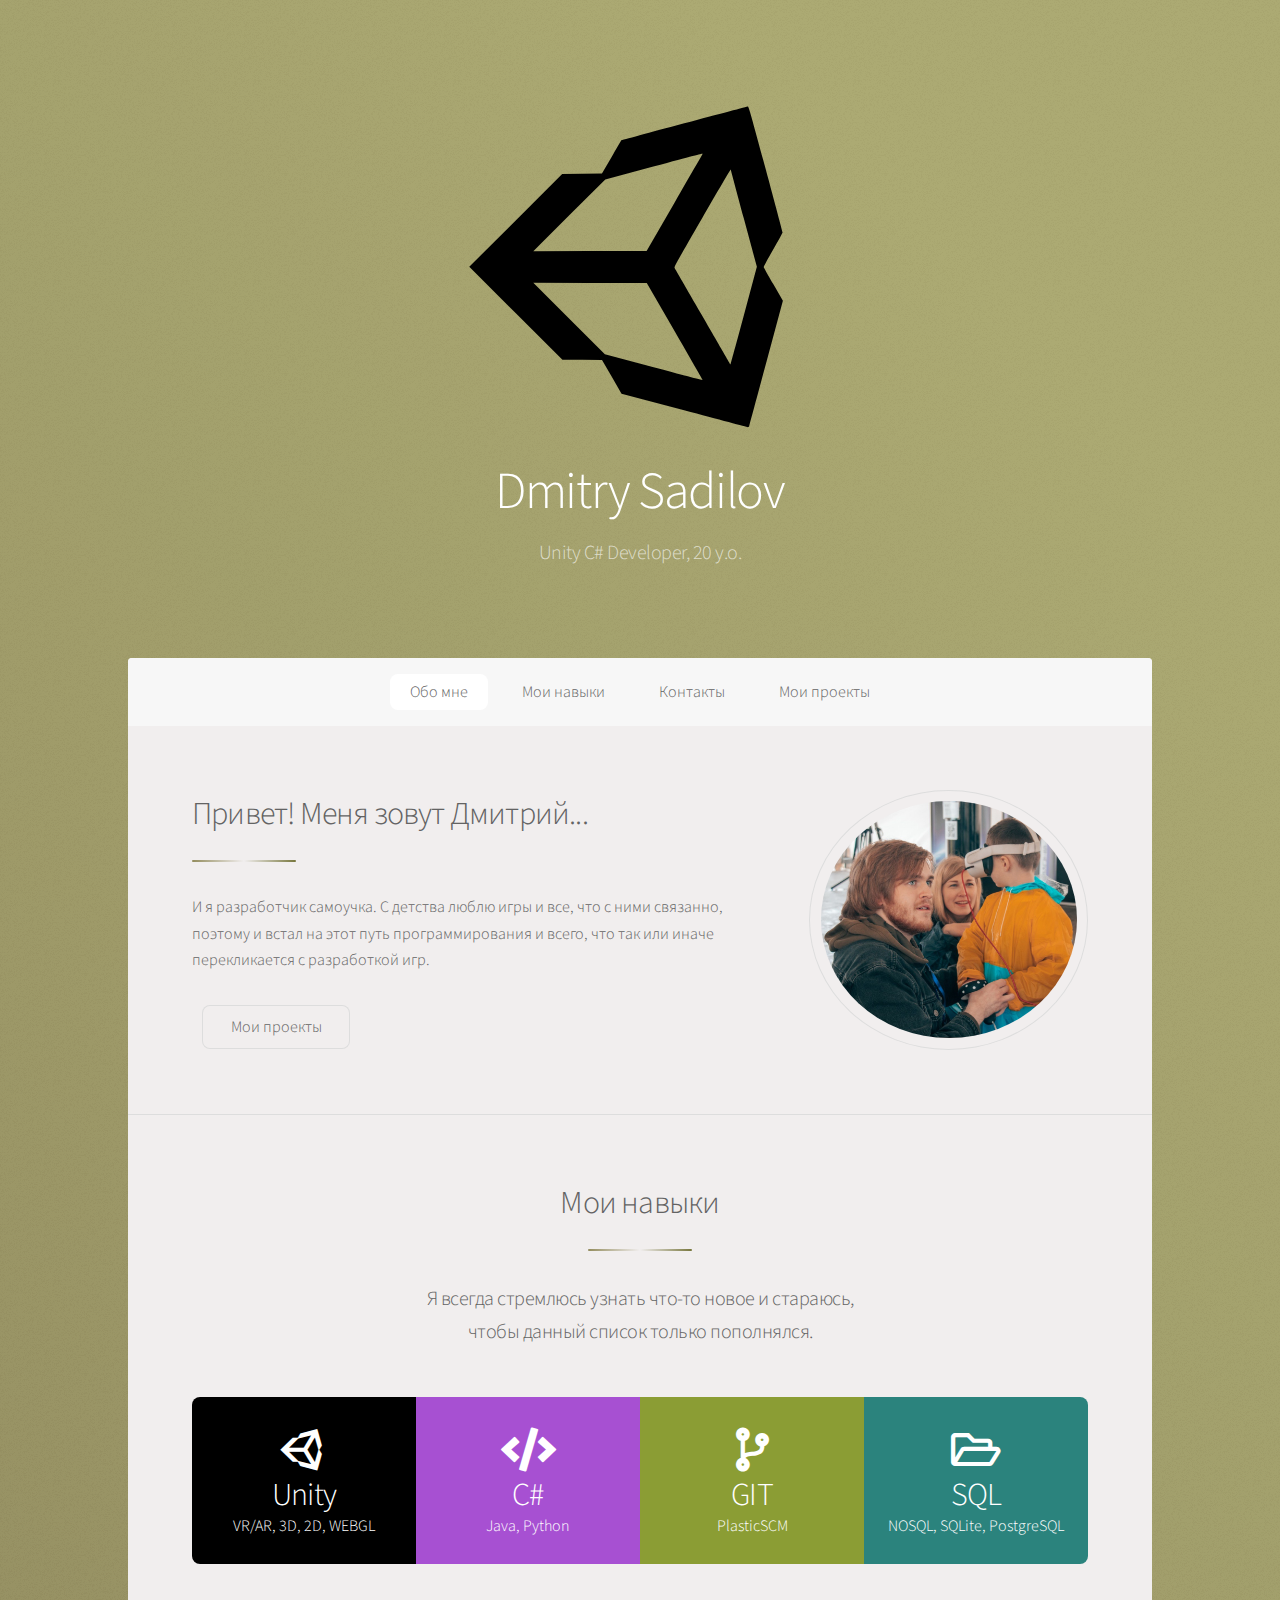
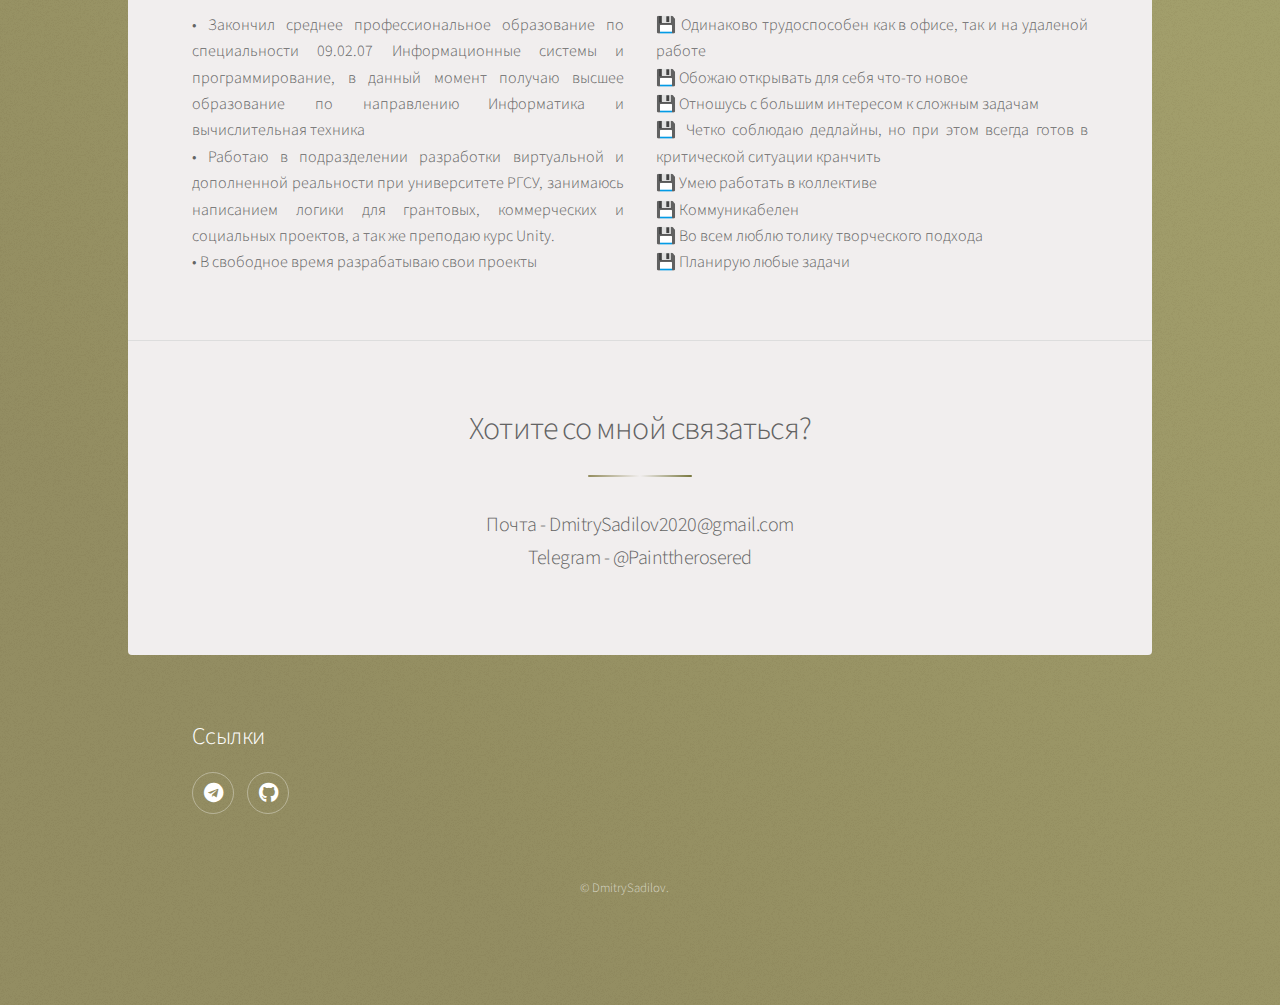
<file: index.html>
<!DOCTYPE HTML>
<html lang="us">
	<head>
		<title>Dmitry Sadilov</title>
		<meta charset="utf-8" />
		<meta name="viewport" content="width=device-width, initial-scale=1, user-scalable=no" />
		<link rel="stylesheet" href="assets/css/main.css" />
		<noscript><link rel="stylesheet" href="assets/css/noscript.css" /></noscript>
	</head>
	<body class="is-preload">

		<!-- Wrapper -->
			<div id="wrapper">

				<!-- Header -->
					<header id="header" class="alt">
						<span class="logo"><img src="images/Misc/unitylogo2.svg" alt="" /></span>
						<h1>Dmitry Sadilov</h1>
						<p>Unity C# Developer, 20 y.o.<br />
						</p>
					</header>

				<!-- Nav -->
					<nav id="nav">
						<ul>
							<li><a href="#intro" class="active">Обо мне</a></li>
							<!-- <li><a href="#first">Где я работал</a></li> -->
							<li><a href="#second">Мои навыки</a></li>
							<li><a href="#cta">Контакты</a></li>
							<li><a href="https://dmitrysadilov.github.io/FirstProject.html">Мои проекты</a></li>
						</ul>
					</nav>

				<!-- Main -->
					<div id="main">

						<!-- Introduction -->
							<section id="intro" class="main">
								<div class="spotlight">
									<div class="content">
										<header class="major">
											<h2>Привет! Меня зовут Дмитрий...</h2>
										</header>
										<p>И я разработчик самоучка. С детства люблю игры и все, что с ними связанно, поэтому и встал на этот путь программирования и всего, что так или иначе перекликается с разработкой игр.</p>
										<ul class="actions">
											<li><a href="FirstProject.html" class="button">Мои проекты</a></li>
										</ul>
									</div>
									<span class="image"><img src="images/Misc/me.png" alt="" /></span>
								</div>
							</section>

						<!-- First Section
							<section id="first" class="main special">
								<header class="major">
									<h2>Magna veroeros</h2>
								</header>
								<ul class="features">
									<li>
										<span class="icon solid major style1 fa-code"></span>
										<h3>Ipsum consequat</h3>
										<p>Sed lorem amet ipsum dolor et amet nullam consequat a feugiat consequat tempus veroeros sed consequat.</p>
									</li>
									<li>
										<span class="icon major style3 fa-copy"></span>
										<h3>Amed sed feugiat</h3>
										<p>Sed lorem amet ipsum dolor et amet nullam consequat a feugiat consequat tempus veroeros sed consequat.</p>
									</li>
									<li>
										<span class="icon major style0 fa-gem"></span>
										<h3>Dolor nullam</h3>
										<p>Sed lorem amet ipsum dolor et amet nullam consequat a feugiat consequat tempus veroeros sed consequat.</p>
									</li>
								</ul>
								<footer class="major">
									<ul class="actions special">
										<li><a href="projects.html" class="button">Learn More</a></li>
									</ul>
								</footer>
							</section>
							-->
						<!-- Навыки -->
							<section id="second" class="main special">
								<header class="major">
									<h2>Мои навыки</h2>
									<p>Я всегда стремлюсь узнать что-то новое и стараюсь,<br />
									чтобы данный список только пополнялся.</p>
								</header>
								<ul class="statistics">
									<li class="style5">
										<span class="icon brands fa-unity"></span>
										<strong>Unity</strong> VR/AR, 3D, 2D, WEBGL
									</li>
									<li class="style4">
										<span class="icon solid fa-code"></span>
										<strong>C#</strong> Java, Python
									</li>
									<li class="style1">
										<span class="icon solid fa-code-branch"></span>
										<strong>GIT</strong> PlasticSCM
									</li>
									<li class="style2">
										<span class="icon fa-folder-open"></span>
										<strong>SQL</strong> NOSQL, SQLite, PostgreSQL
									</li>

								</ul>
								<p class="content">&bull; Закончил среднее профессиональное образование по специальности 09.02.07 Информационные системы и программирование, в данный момент получаю высшее образование по направлению Информатика и вычислительная техника <br />
									&bull; Работаю в подразделении разработки виртуальной и дополненной реальности при университете РГСУ,
									занимаюсь написанием логики для грантовых, коммерческих и социальных проектов, а так же преподаю курс Unity. <br />
									&bull; В свободное время разрабатываю свои проекты<br />
									&#128190; Одинаково трудоспособен как в офисе, так и на удаленой работе<br />
									&#128190; Обожаю открывать для себя что-то новое<br />
									&#128190; Отношусь с большим интересом к сложным задачам<br />
									&#128190; Четко соблюдаю дедлайны, но при этом всегда готов в критической ситуации кранчить<br />
									&#128190; Умею работать в коллективе<br />
									&#128190; Коммуникабелен<br />
									&#128190; Во всем люблю толику творческого подхода<br />
									&#128190; Планирую любые задачи<br />
									</p>

							</section>

						<!-- Get Started -->
							<section id="cta" class="main special">
								<header class="major">
									<h2>Хотите со мной связаться?</h2>
									<p>Почта - DmitrySadilov2020@gmail.com<br />
									Telegram - @Painttherosered</p>
								</header>
								<!-- <footer class="major">
									<ul class="actions special">
										<li><a href="projects.html" class="button primary">Get Started</a></li>
										<li><a href="projects.html" class="button">Learn More</a></li>
									</ul>
								</footer> -->
							</section>

					</div>

				<!-- Footer -->
					<footer id="footer">
						<!--<section>
							<h2>Aliquam sed mauris</h2>
							<p>Sed lorem ipsum dolor sit amet et nullam consequat feugiat consequat magna adipiscing tempus etiam dolore veroeros. eget dapibus mauris. Cras aliquet, nisl ut viverra sollicitudin, ligula erat egestas velit, vitae tincidunt odio.</p>
							<ul class="actions">
								<li><a href="projects.html" class="button">Learn More</a></li>
							</ul>
						</section>
						-->
						<section>
							<h2>Ссылки</h2>
							<!-- <dl class="alt">
								<dt>Address</dt>
								<dd>1234 Somewhere Road &bull; Nashville, TN 00000 &bull; USA</dd>
								<dt>Phone</dt>
								<dd>(000) 000-0000 x 0000</dd>
								<dt>Email</dt>
								<dd><a href="#">information@untitled.tld</a></dd>
							</dl>
							-->
							<ul class="icons">
								<li><a href="https://t.me/painttherosered" class="icon brands fa-telegram alt"><span class="label">Telegram</span></a></li>
								<li><a href="https://github.com/DmitrySadilov" class="icon brands fa-github alt"><span class="label">GitHub</span></a></li>
							</ul>
						</section>
						<p class="copyright">&copy; DmitrySadilov</a>.</p>
					</footer>

			</div>

		<!-- Scripts -->
			<script src="assets/js/jquery.min.js"></script>
			<script src="assets/js/jquery.scrollex.min.js"></script>
			<script src="assets/js/jquery.scrolly.min.js"></script>
			<script src="assets/js/browser.min.js"></script>
			<script src="assets/js/breakpoints.min.js"></script>
			<script src="assets/js/util.js"></script>
			<script src="assets/js/main.js"></script>

	</body>
</html>
</file>
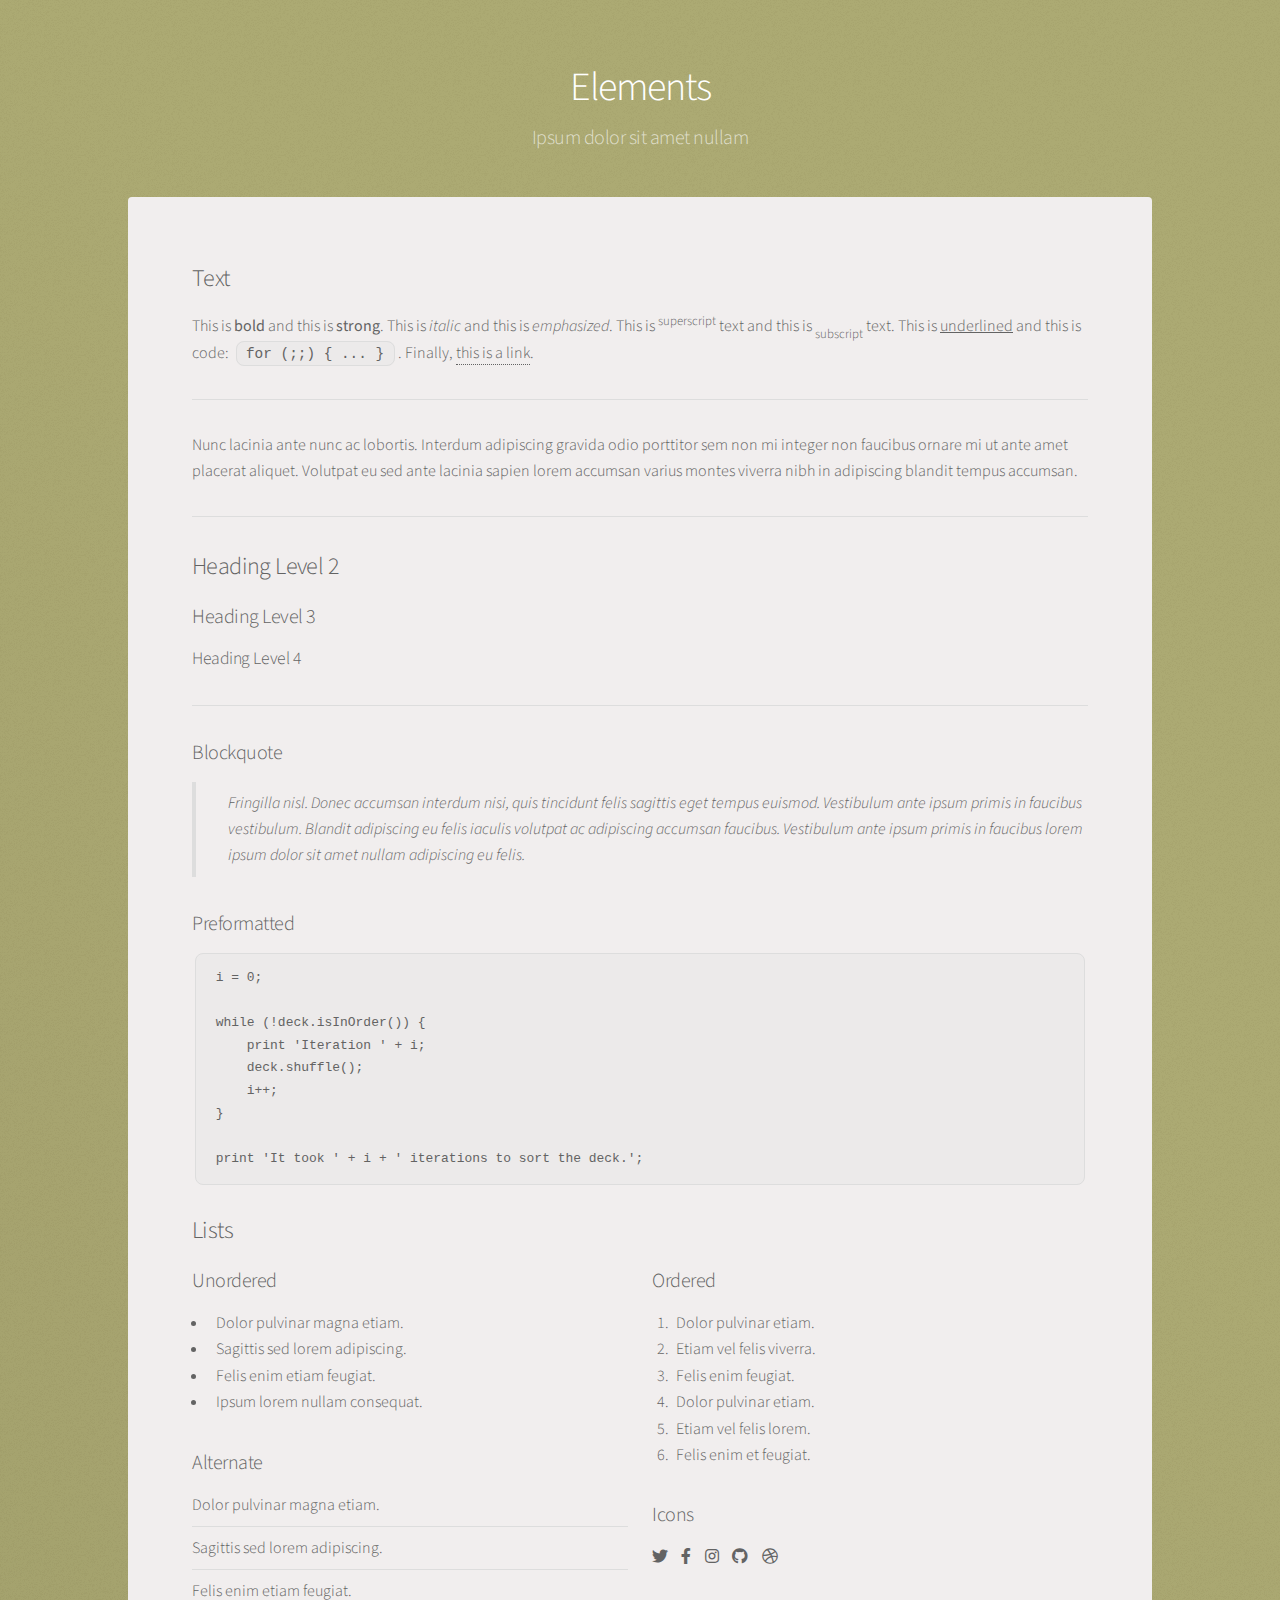
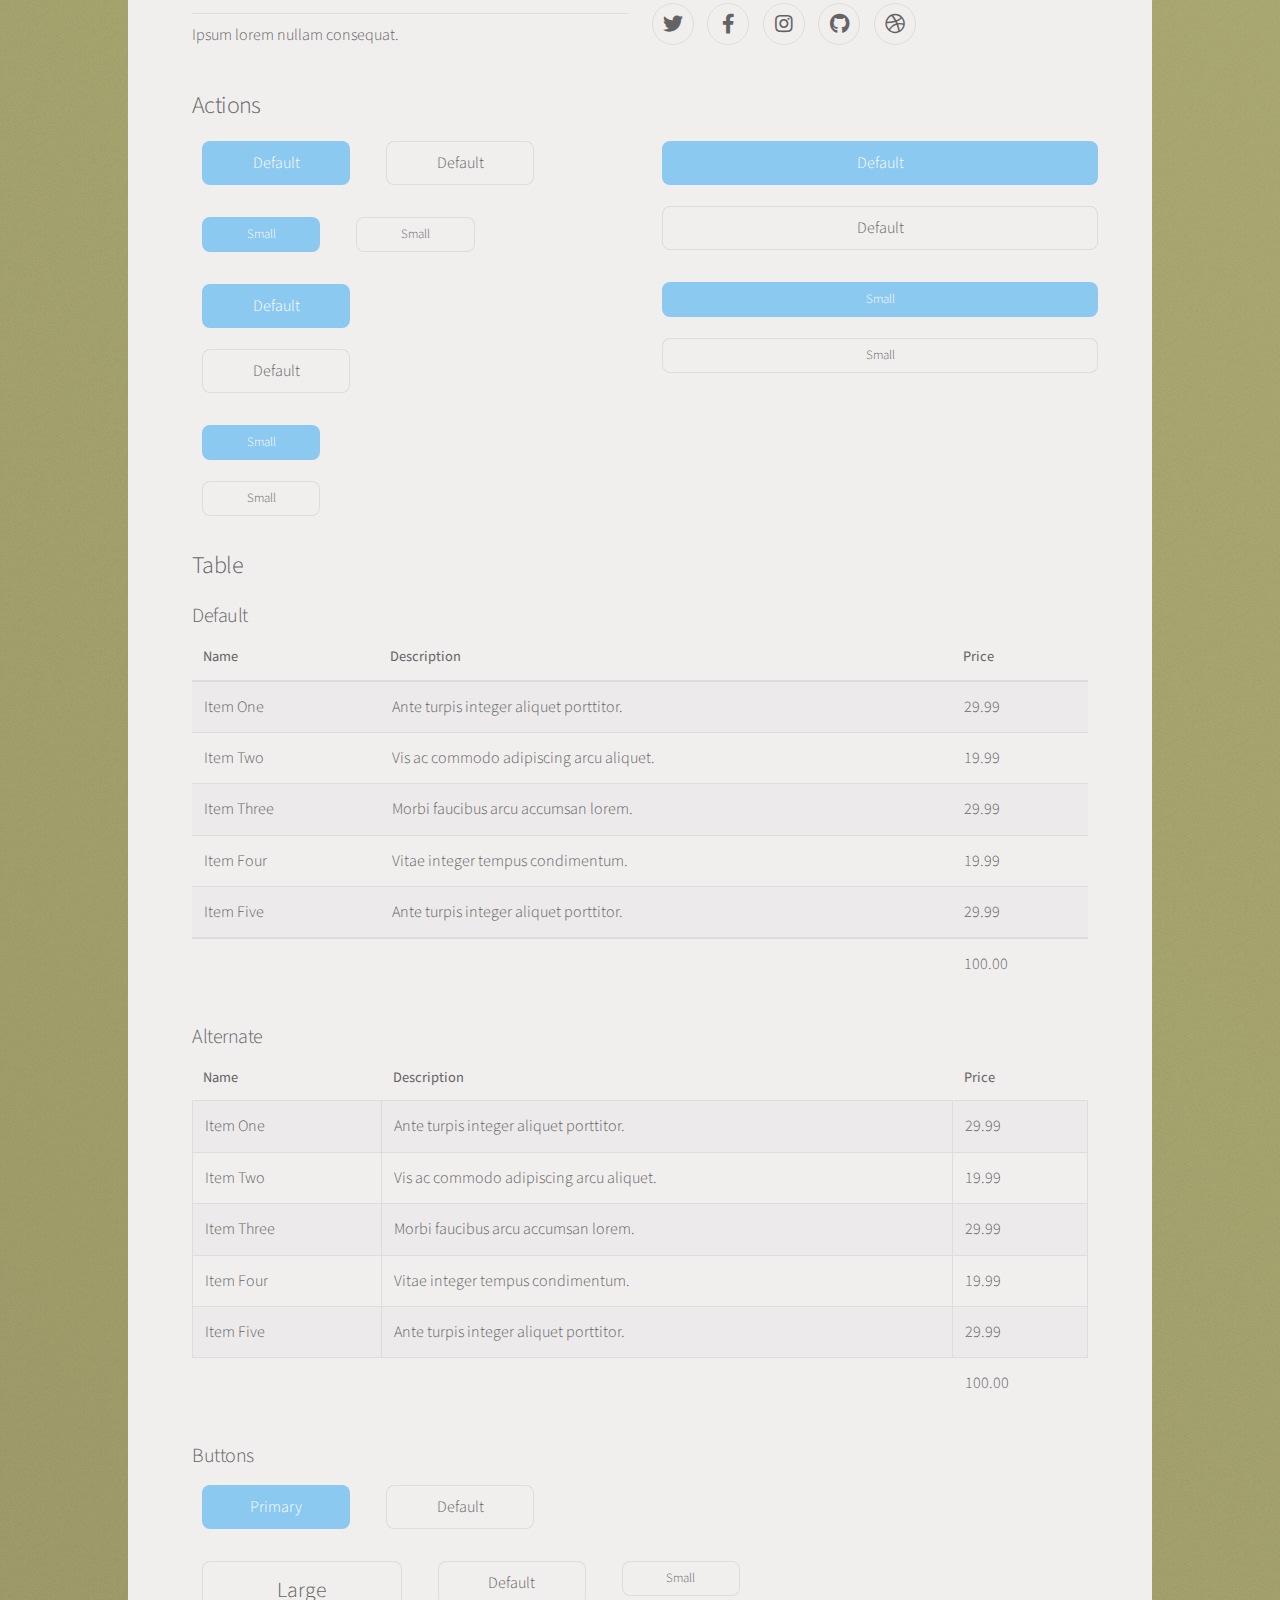
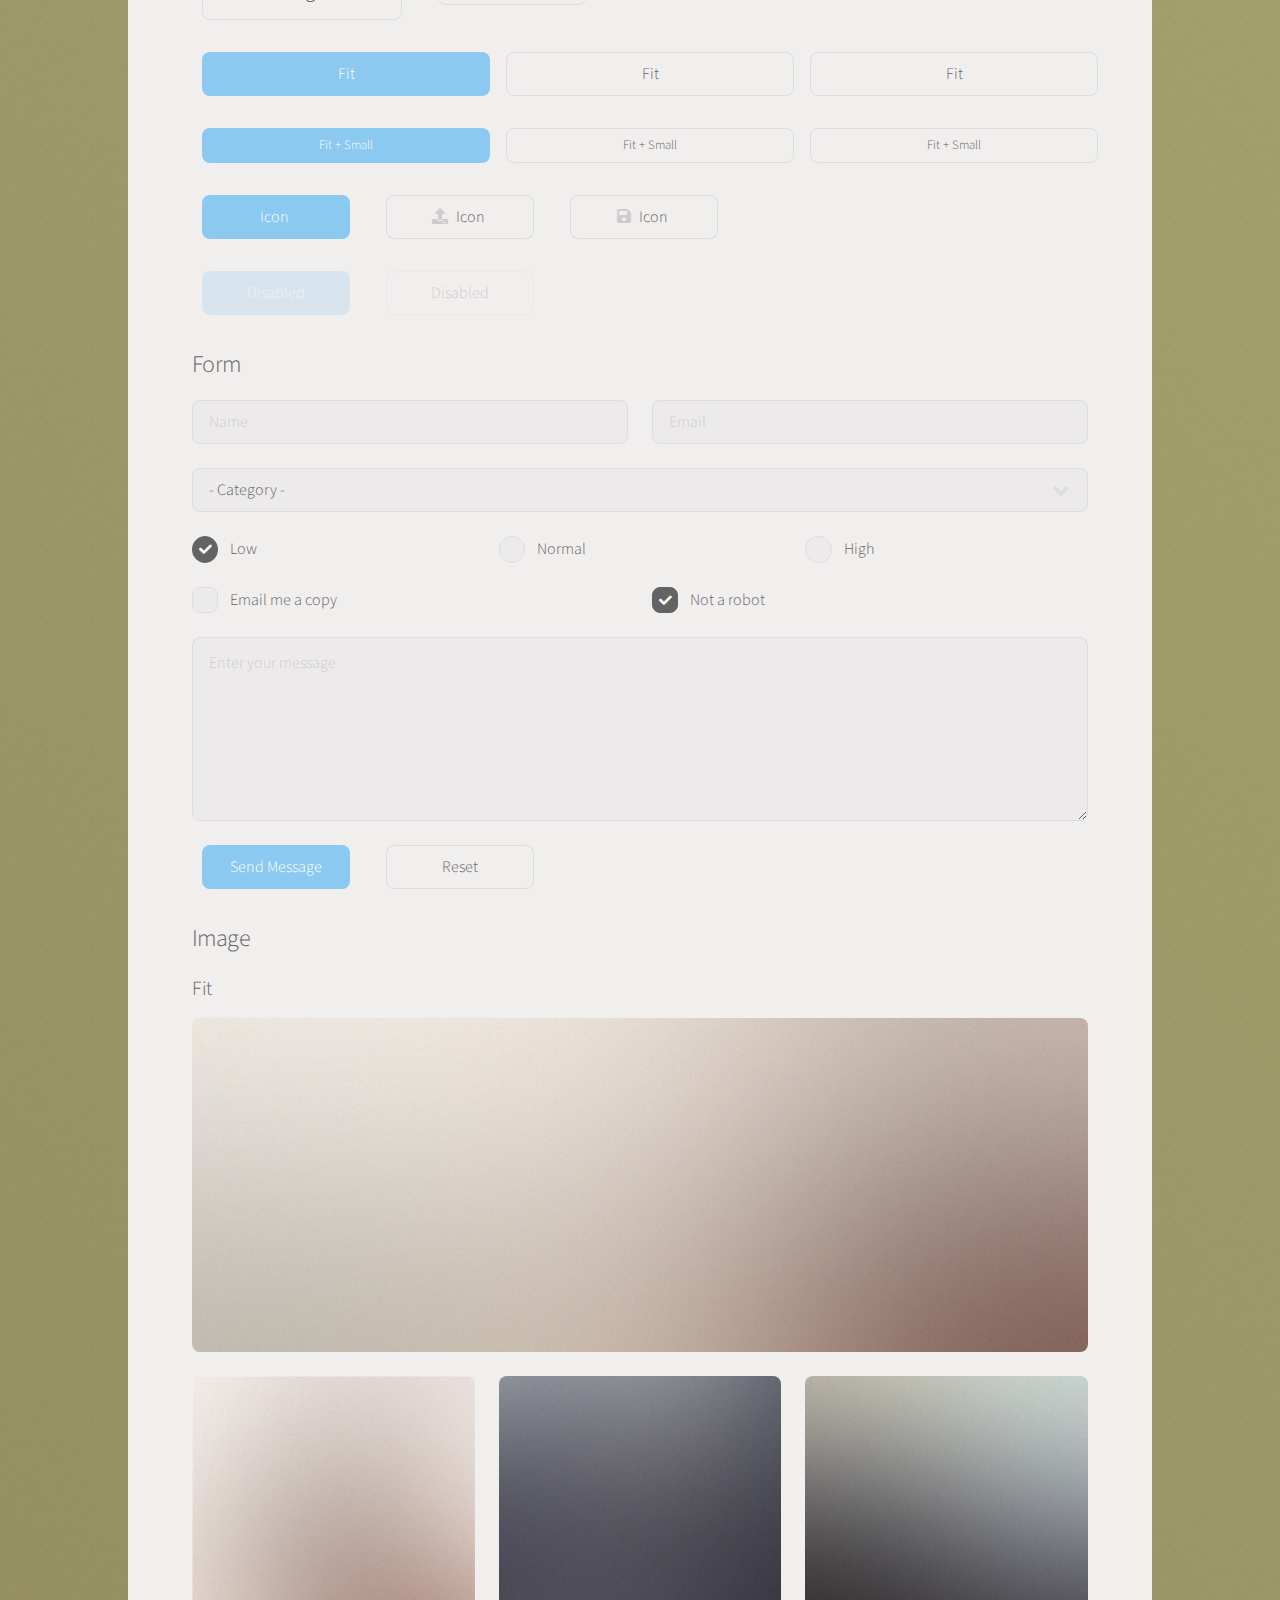
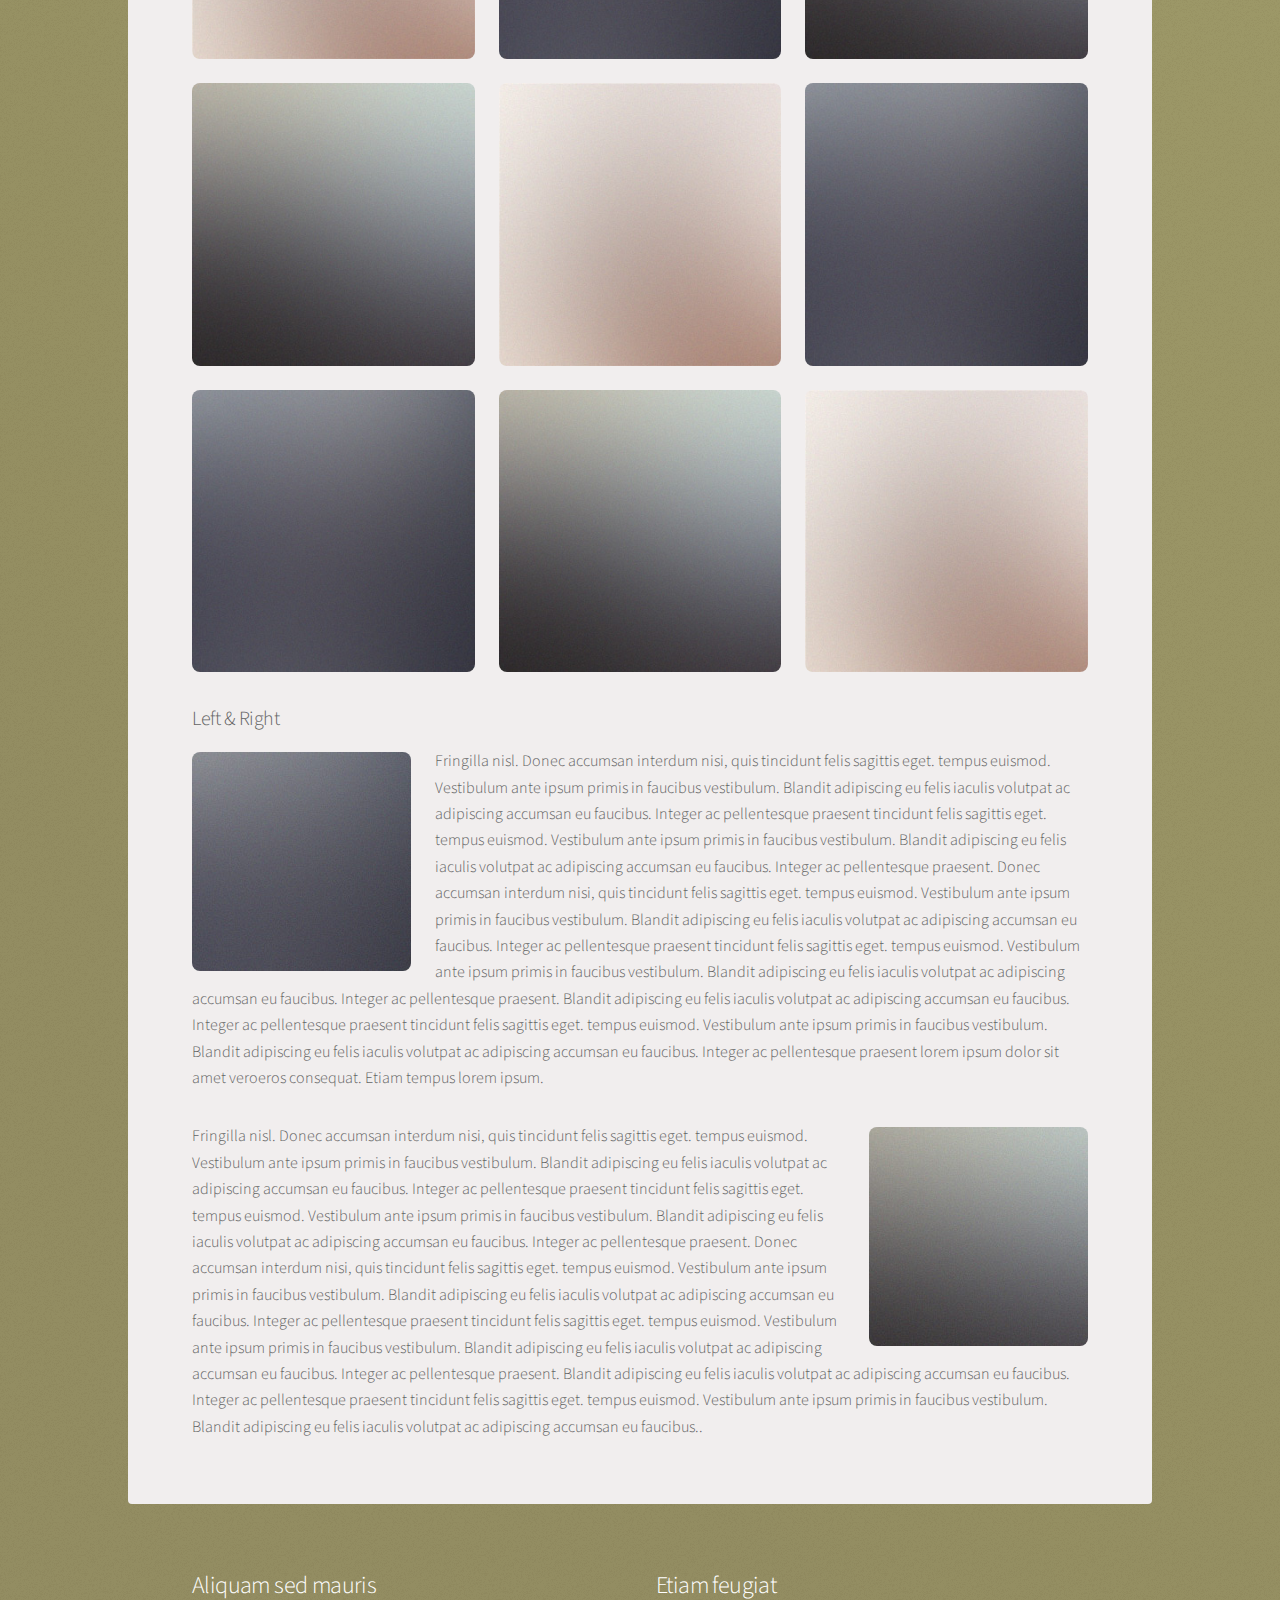
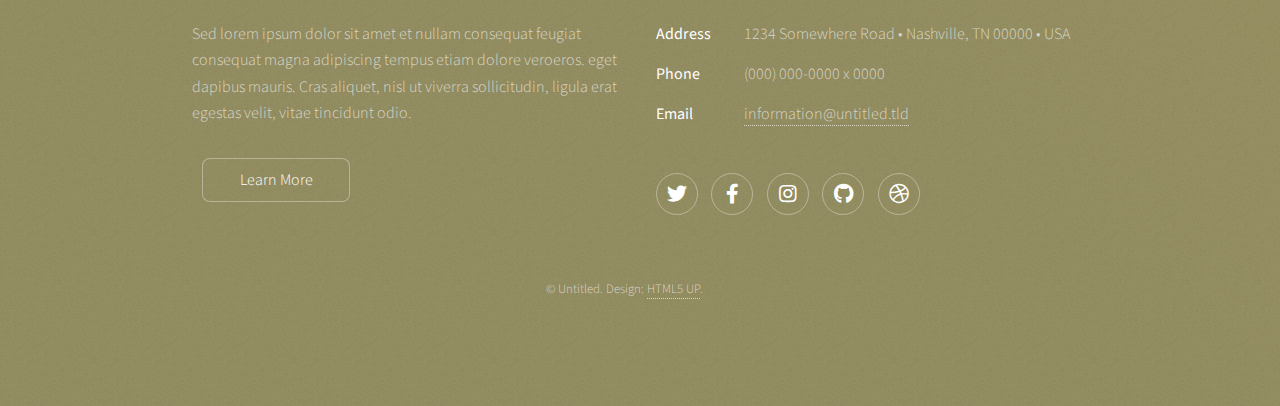
<file: elements.html>
<!DOCTYPE HTML>
<!--
	Stellar by HTML5 UP
	html5up.net | @ajlkn
	Free for personal and commercial use under the CCA 3.0 license (html5up.net/license)
-->
<html>
	<head>
		<title>Elements - Stellar by HTML5 UP</title>
		<meta charset="utf-8" />
		<meta name="viewport" content="width=device-width, initial-scale=1, user-scalable=no" />
		<link rel="stylesheet" href="assets/css/main.css" />
		<noscript><link rel="stylesheet" href="assets/css/noscript.css" /></noscript>
	</head>
	<body class="is-preload">

		<!-- Wrapper -->
			<div id="wrapper">

				<!-- Header -->
					<header id="header">
						<h1>Elements</h1>
						<p>Ipsum dolor sit amet nullam</p>
					</header>

				<!-- Main -->
					<div id="main">

						<!-- Content -->
							<section id="content" class="main">

								<!-- Text -->
									<section>
										<h2>Text</h2>
										<p>This is <b>bold</b> and this is <strong>strong</strong>. This is <i>italic</i> and this is <em>emphasized</em>.
										This is <sup>superscript</sup> text and this is <sub>subscript</sub> text.
										This is <u>underlined</u> and this is code: <code>for (;;) { ... }</code>. Finally, <a href="#">this is a link</a>.</p>
										<hr />
										<p>Nunc lacinia ante nunc ac lobortis. Interdum adipiscing gravida odio porttitor sem non mi integer non faucibus ornare mi ut ante amet placerat aliquet. Volutpat eu sed ante lacinia sapien lorem accumsan varius montes viverra nibh in adipiscing blandit tempus accumsan.</p>
										<hr />
										<h2>Heading Level 2</h2>
										<h3>Heading Level 3</h3>
										<h4>Heading Level 4</h4>
										<hr />
										<h3>Blockquote</h3>
										<blockquote>Fringilla nisl. Donec accumsan interdum nisi, quis tincidunt felis sagittis eget tempus euismod. Vestibulum ante ipsum primis in faucibus vestibulum. Blandit adipiscing eu felis iaculis volutpat ac adipiscing accumsan faucibus. Vestibulum ante ipsum primis in faucibus lorem ipsum dolor sit amet nullam adipiscing eu felis.</blockquote>
										<h3>Preformatted</h3>
										<pre><code>i = 0;

while (!deck.isInOrder()) {
    print 'Iteration ' + i;
    deck.shuffle();
    i++;
}

print 'It took ' + i + ' iterations to sort the deck.';</code></pre>
									</section>

								<!-- Lists -->
									<section>
										<h2>Lists</h2>
										<div class="row">
											<div class="col-6 col-12-medium">
												<h3>Unordered</h3>
												<ul>
													<li>Dolor pulvinar magna etiam.</li>
													<li>Sagittis sed lorem adipiscing.</li>
													<li>Felis enim etiam feugiat.</li>
													<li>Ipsum lorem nullam consequat.</li>
												</ul>
												<h3>Alternate</h3>
												<ul class="alt">
													<li>Dolor pulvinar magna etiam.</li>
													<li>Sagittis sed lorem adipiscing.</li>
													<li>Felis enim etiam feugiat.</li>
													<li>Ipsum lorem nullam consequat.</li>
												</ul>
											</div>
											<div class="col-6 col-12-medium">
												<h3>Ordered</h3>
												<ol>
													<li>Dolor pulvinar etiam.</li>
													<li>Etiam vel felis viverra.</li>
													<li>Felis enim feugiat.</li>
													<li>Dolor pulvinar etiam.</li>
													<li>Etiam vel felis lorem.</li>
													<li>Felis enim et feugiat.</li>
												</ol>
												<h3>Icons</h3>
												<ul class="icons">
													<li><a href="#" class="icon brands fa-twitter"><span class="label">Twitter</span></a></li>
													<li><a href="#" class="icon brands fa-facebook-f"><span class="label">Facebook</span></a></li>
													<li><a href="#" class="icon brands fa-instagram"><span class="label">Instagram</span></a></li>
													<li><a href="#" class="icon brands fa-github"><span class="label">GitHub</span></a></li>
													<li><a href="#" class="icon brands fa-dribbble"><span class="label">Dribbble</span></a></li>
												</ul>
												<ul class="icons">
													<li><a href="#" class="icon brands alt fa-twitter"><span class="label">Twitter</span></a></li>
													<li><a href="#" class="icon brands alt fa-facebook-f"><span class="label">Facebook</span></a></li>
													<li><a href="#" class="icon brands alt fa-instagram"><span class="label">Instagram</span></a></li>
													<li><a href="#" class="icon brands alt fa-github"><span class="label">GitHub</span></a></li>
													<li><a href="#" class="icon brands alt fa-dribbble"><span class="label">Dribbble</span></a></li>
												</ul>
											</div>
										</div>
										<h2>Actions</h2>
										<div class="row">
											<div class="col-6 col-12-medium">
												<ul class="actions">
													<li><a href="#" class="button primary">Default</a></li>
													<li><a href="#" class="button">Default</a></li>
												</ul>
												<ul class="actions small">
													<li><a href="#" class="button primary small">Small</a></li>
													<li><a href="#" class="button small">Small</a></li>
												</ul>
												<ul class="actions stacked">
													<li><a href="#" class="button primary">Default</a></li>
													<li><a href="#" class="button">Default</a></li>
												</ul>
												<ul class="actions stacked">
													<li><a href="#" class="button primary small">Small</a></li>
													<li><a href="#" class="button small">Small</a></li>
												</ul>
											</div>
											<div class="col-6 col-12-medium">
												<ul class="actions stacked">
													<li><a href="#" class="button primary fit">Default</a></li>
													<li><a href="#" class="button fit">Default</a></li>
												</ul>
												<ul class="actions stacked">
													<li><a href="#" class="button primary small fit">Small</a></li>
													<li><a href="#" class="button small fit">Small</a></li>
												</ul>
											</div>
										</div>
									</section>

								<!-- Table -->
									<section>
										<h2>Table</h2>
										<h3>Default</h3>
										<div class="table-wrapper">
											<table>
												<thead>
													<tr>
														<th>Name</th>
														<th>Description</th>
														<th>Price</th>
													</tr>
												</thead>
												<tbody>
													<tr>
														<td>Item One</td>
														<td>Ante turpis integer aliquet porttitor.</td>
														<td>29.99</td>
													</tr>
													<tr>
														<td>Item Two</td>
														<td>Vis ac commodo adipiscing arcu aliquet.</td>
														<td>19.99</td>
													</tr>
													<tr>
														<td>Item Three</td>
														<td> Morbi faucibus arcu accumsan lorem.</td>
														<td>29.99</td>
													</tr>
													<tr>
														<td>Item Four</td>
														<td>Vitae integer tempus condimentum.</td>
														<td>19.99</td>
													</tr>
													<tr>
														<td>Item Five</td>
														<td>Ante turpis integer aliquet porttitor.</td>
														<td>29.99</td>
													</tr>
												</tbody>
												<tfoot>
													<tr>
														<td colspan="2"></td>
														<td>100.00</td>
													</tr>
												</tfoot>
											</table>
										</div>

										<h3>Alternate</h3>
										<div class="table-wrapper">
											<table class="alt">
												<thead>
													<tr>
														<th>Name</th>
														<th>Description</th>
														<th>Price</th>
													</tr>
												</thead>
												<tbody>
													<tr>
														<td>Item One</td>
														<td>Ante turpis integer aliquet porttitor.</td>
														<td>29.99</td>
													</tr>
													<tr>
														<td>Item Two</td>
														<td>Vis ac commodo adipiscing arcu aliquet.</td>
														<td>19.99</td>
													</tr>
													<tr>
														<td>Item Three</td>
														<td> Morbi faucibus arcu accumsan lorem.</td>
														<td>29.99</td>
													</tr>
													<tr>
														<td>Item Four</td>
														<td>Vitae integer tempus condimentum.</td>
														<td>19.99</td>
													</tr>
													<tr>
														<td>Item Five</td>
														<td>Ante turpis integer aliquet porttitor.</td>
														<td>29.99</td>
													</tr>
												</tbody>
												<tfoot>
													<tr>
														<td colspan="2"></td>
														<td>100.00</td>
													</tr>
												</tfoot>
											</table>
										</div>
									</section>

								<!-- Buttons -->
									<section>
										<h3>Buttons</h3>
										<ul class="actions">
											<li><a href="#" class="button primary">Primary</a></li>
											<li><a href="#" class="button">Default</a></li>
										</ul>
										<ul class="actions">
											<li><a href="#" class="button large">Large</a></li>
											<li><a href="#" class="button">Default</a></li>
											<li><a href="#" class="button small">Small</a></li>
										</ul>
										<ul class="actions fit">
											<li><a href="#" class="button primary fit">Fit</a></li>
											<li><a href="#" class="button fit">Fit</a></li>
											<li><a href="#" class="button fit">Fit</a></li>
										</ul>
										<ul class="actions fit small">
											<li><a href="#" class="button primary fit small">Fit + Small</a></li>
											<li><a href="#" class="button fit small">Fit + Small</a></li>
											<li><a href="#" class="button fit small">Fit + Small</a></li>
										</ul>
										<ul class="actions">
											<li><a href="#" class="button primary icon solidfa-download">Icon</a></li>
											<li><a href="#" class="button icon solid fa-upload">Icon</a></li>
											<li><a href="#" class="button icon solid fa-save">Icon</a></li>
										</ul>
										<ul class="actions">
											<li><span class="button primary disabled">Disabled</span></li>
											<li><span class="button disabled">Disabled</span></li>
										</ul>
									</section>

								<!-- Form -->
									<section>
										<h2>Form</h2>
										<form method="post" action="#">
											<div class="row gtr-uniform">
												<div class="col-6 col-12-xsmall">
													<input type="text" name="demo-name" id="demo-name" value="" placeholder="Name" />
												</div>
												<div class="col-6 col-12-xsmall">
													<input type="email" name="demo-email" id="demo-email" value="" placeholder="Email" />
												</div>
												<div class="col-12">
													<select name="demo-category" id="demo-category">
														<option value="">- Category -</option>
														<option value="1">Manufacturing</option>
														<option value="1">Shipping</option>
														<option value="1">Administration</option>
														<option value="1">Human Resources</option>
													</select>
												</div>
												<div class="col-4 col-12-small">
													<input type="radio" id="demo-priority-low" name="demo-priority" checked>
													<label for="demo-priority-low">Low</label>
												</div>
												<div class="col-4 col-12-small">
													<input type="radio" id="demo-priority-normal" name="demo-priority">
													<label for="demo-priority-normal">Normal</label>
												</div>
												<div class="col-4 col-12-small">
													<input type="radio" id="demo-priority-high" name="demo-priority">
													<label for="demo-priority-high">High</label>
												</div>
												<div class="col-6 col-12-small">
													<input type="checkbox" id="demo-copy" name="demo-copy">
													<label for="demo-copy">Email me a copy</label>
												</div>
												<div class="col-6 col-12-small">
													<input type="checkbox" id="demo-human" name="demo-human" checked>
													<label for="demo-human">Not a robot</label>
												</div>
												<div class="col-12">
													<textarea name="demo-message" id="demo-message" placeholder="Enter your message" rows="6"></textarea>
												</div>
												<div class="col-12">
													<ul class="actions">
														<li><input type="submit" value="Send Message" class="primary" /></li>
														<li><input type="reset" value="Reset" /></li>
													</ul>
												</div>
											</div>
										</form>
									</section>

								<!-- Image -->
									<section>
										<h2>Image</h2>
										<h3>Fit</h3>
										<div class="box alt">
											<div class="row gtr-uniform">
												<div class="col-12"><span class="image fit"><img src="images/Sources/pic04.jpg" alt="" /></span></div>
												<div class="col-4"><span class="image fit"><img src="images/Sources/pic01.jpg" alt="" /></span></div>
												<div class="col-4"><span class="image fit"><img src="images/Sources/pic02.jpg" alt="" /></span></div>
												<div class="col-4"><span class="image fit"><img src="images/Sources/pic03.jpg" alt="" /></span></div>
												<div class="col-4"><span class="image fit"><img src="images/Sources/pic03.jpg" alt="" /></span></div>
												<div class="col-4"><span class="image fit"><img src="images/Sources/pic01.jpg" alt="" /></span></div>
												<div class="col-4"><span class="image fit"><img src="images/Sources/pic02.jpg" alt="" /></span></div>
												<div class="col-4"><span class="image fit"><img src="images/Sources/pic02.jpg" alt="" /></span></div>
												<div class="col-4"><span class="image fit"><img src="images/Sources/pic03.jpg" alt="" /></span></div>
												<div class="col-4"><span class="image fit"><img src="images/Sources/pic01.jpg" alt="" /></span></div>
											</div>
										</div>
										<h3>Left &amp; Right</h3>
										<p><span class="image left"><img src="images/Sources/pic05.jpg" alt="" /></span>Fringilla nisl. Donec accumsan interdum nisi, quis tincidunt felis sagittis eget. tempus euismod. Vestibulum ante ipsum primis in faucibus vestibulum. Blandit adipiscing eu felis iaculis volutpat ac adipiscing accumsan eu faucibus. Integer ac pellentesque praesent tincidunt felis sagittis eget. tempus euismod. Vestibulum ante ipsum primis in faucibus vestibulum. Blandit adipiscing eu felis iaculis volutpat ac adipiscing accumsan eu faucibus. Integer ac pellentesque praesent. Donec accumsan interdum nisi, quis tincidunt felis sagittis eget. tempus euismod. Vestibulum ante ipsum primis in faucibus vestibulum. Blandit adipiscing eu felis iaculis volutpat ac adipiscing accumsan eu faucibus. Integer ac pellentesque praesent tincidunt felis sagittis eget. tempus euismod. Vestibulum ante ipsum primis in faucibus vestibulum. Blandit adipiscing eu felis iaculis volutpat ac adipiscing accumsan eu faucibus. Integer ac pellentesque praesent. Blandit adipiscing eu felis iaculis volutpat ac adipiscing accumsan eu faucibus. Integer ac pellentesque praesent tincidunt felis sagittis eget. tempus euismod. Vestibulum ante ipsum primis in faucibus vestibulum. Blandit adipiscing eu felis iaculis volutpat ac adipiscing accumsan eu faucibus. Integer ac pellentesque praesent lorem ipsum dolor sit amet veroeros consequat. Etiam tempus lorem ipsum.</p>
										<p><span class="image right"><img src="images/Sources/pic06.jpg" alt="" /></span>Fringilla nisl. Donec accumsan interdum nisi, quis tincidunt felis sagittis eget. tempus euismod. Vestibulum ante ipsum primis in faucibus vestibulum. Blandit adipiscing eu felis iaculis volutpat ac adipiscing accumsan eu faucibus. Integer ac pellentesque praesent tincidunt felis sagittis eget. tempus euismod. Vestibulum ante ipsum primis in faucibus vestibulum. Blandit adipiscing eu felis iaculis volutpat ac adipiscing accumsan eu faucibus. Integer ac pellentesque praesent. Donec accumsan interdum nisi, quis tincidunt felis sagittis eget. tempus euismod. Vestibulum ante ipsum primis in faucibus vestibulum. Blandit adipiscing eu felis iaculis volutpat ac adipiscing accumsan eu faucibus. Integer ac pellentesque praesent tincidunt felis sagittis eget. tempus euismod. Vestibulum ante ipsum primis in faucibus vestibulum. Blandit adipiscing eu felis iaculis volutpat ac adipiscing accumsan eu faucibus. Integer ac pellentesque praesent. Blandit adipiscing eu felis iaculis volutpat ac adipiscing accumsan eu faucibus. Integer ac pellentesque praesent tincidunt felis sagittis eget. tempus euismod. Vestibulum ante ipsum primis in faucibus vestibulum. Blandit adipiscing eu felis iaculis volutpat ac adipiscing accumsan eu faucibus..</p>
									</section>

							</section>

					</div>

				<!-- Footer -->
					<footer id="footer">
						<section>
							<h2>Aliquam sed mauris</h2>
							<p>Sed lorem ipsum dolor sit amet et nullam consequat feugiat consequat magna adipiscing tempus etiam dolore veroeros. eget dapibus mauris. Cras aliquet, nisl ut viverra sollicitudin, ligula erat egestas velit, vitae tincidunt odio.</p>
							<ul class="actions">
								<li><a href="#" class="button">Learn More</a></li>
							</ul>
						</section>
						<section>
							<h2>Etiam feugiat</h2>
							<dl class="alt">
								<dt>Address</dt>
								<dd>1234 Somewhere Road &bull; Nashville, TN 00000 &bull; USA</dd>
								<dt>Phone</dt>
								<dd>(000) 000-0000 x 0000</dd>
								<dt>Email</dt>
								<dd><a href="#">information@untitled.tld</a></dd>
							</dl>
							<ul class="icons">
								<li><a href="#" class="icon brands fa-twitter alt"><span class="label">Twitter</span></a></li>
								<li><a href="#" class="icon brands fa-facebook-f alt"><span class="label">Facebook</span></a></li>
								<li><a href="#" class="icon brands fa-instagram alt"><span class="label">Instagram</span></a></li>
								<li><a href="#" class="icon brands fa-github alt"><span class="label">GitHub</span></a></li>
								<li><a href="#" class="icon brands fa-dribbble alt"><span class="label">Dribbble</span></a></li>
							</ul>
						</section>
						<p class="copyright">&copy; Untitled. Design: <a href="https://html5up.net">HTML5 UP</a>.</p>
					</footer>

			</div>

		<!-- Scripts -->
			<script src="assets/js/jquery.min.js"></script>
			<script src="assets/js/jquery.scrollex.min.js"></script>
			<script src="assets/js/jquery.scrolly.min.js"></script>
			<script src="assets/js/browser.min.js"></script>
			<script src="assets/js/breakpoints.min.js"></script>
			<script src="assets/js/util.js"></script>
			<script src="assets/js/main.js"></script>

	</body>
</html>
</file>
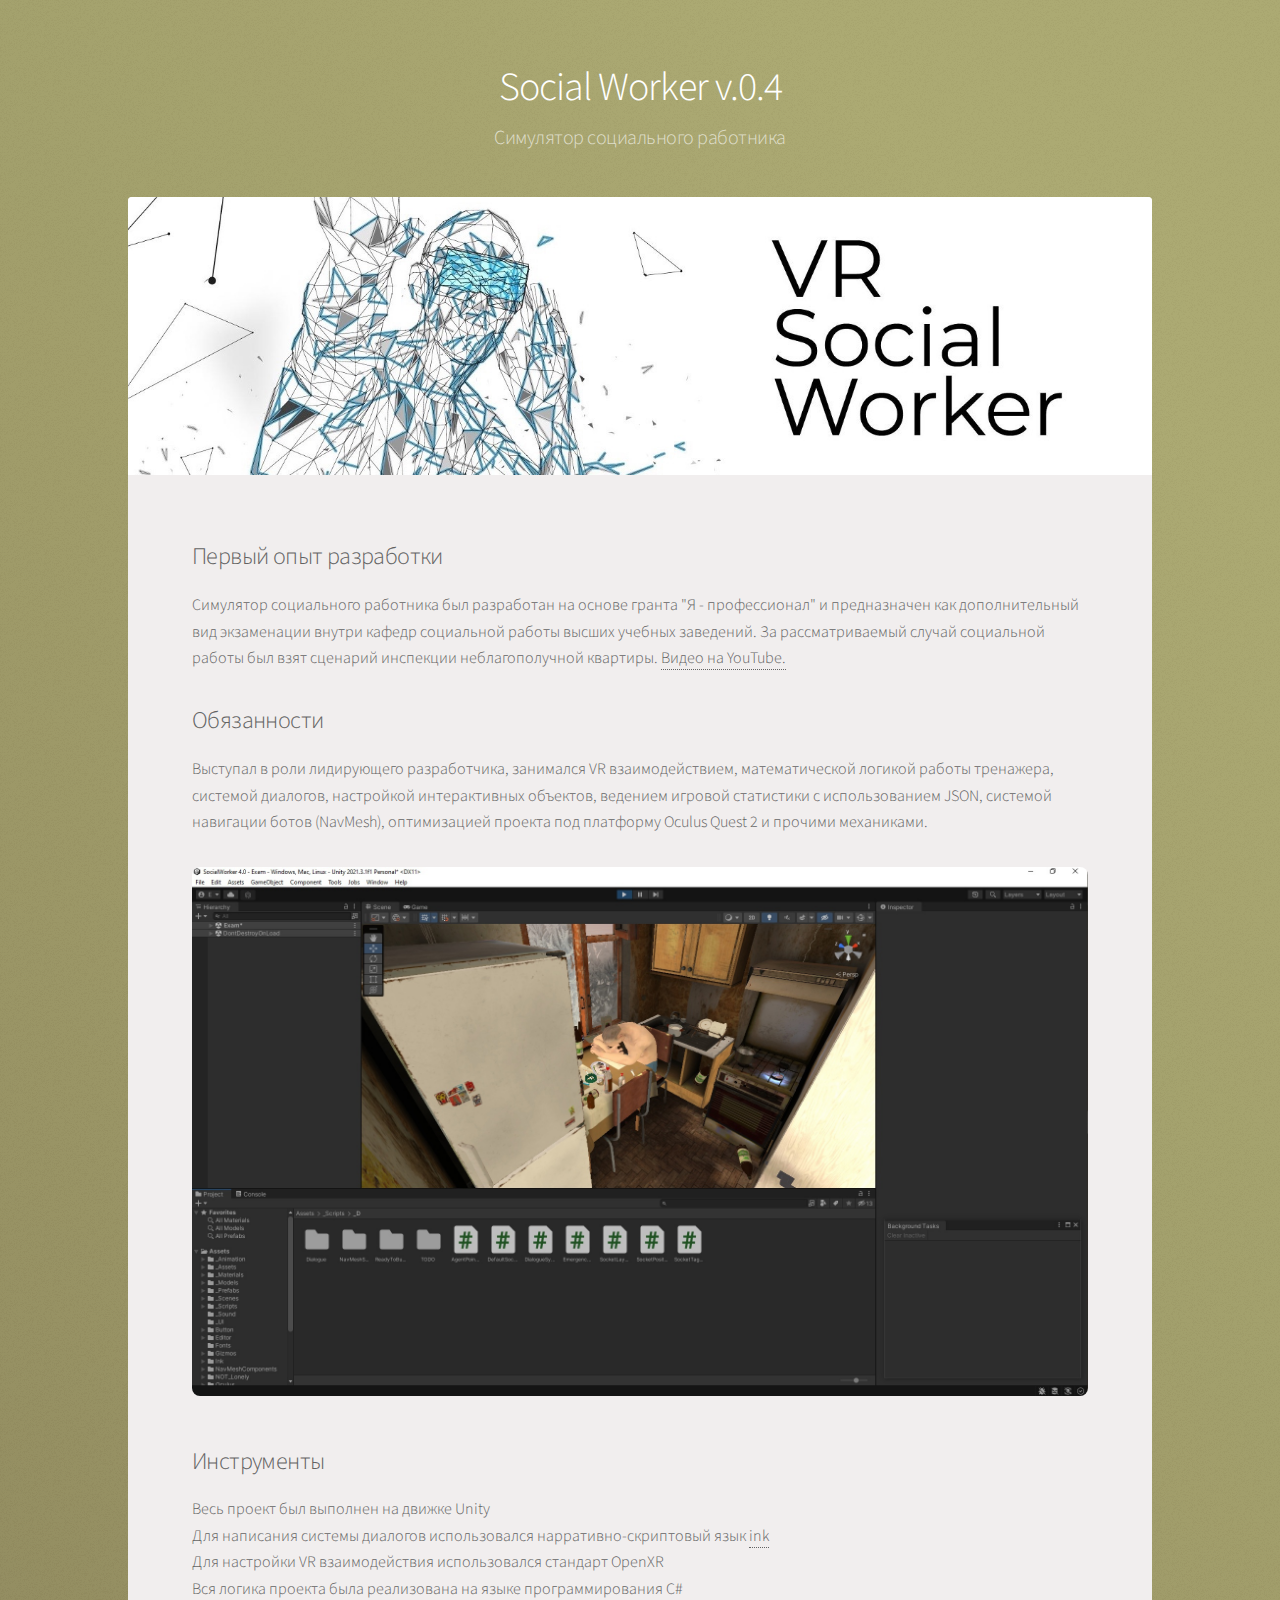
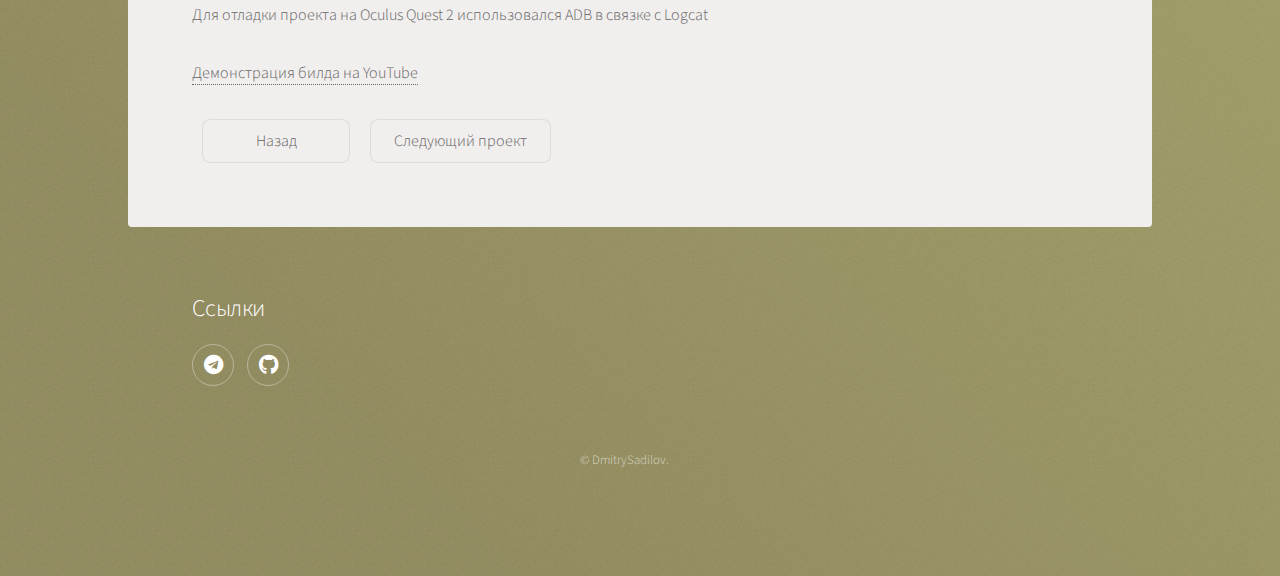
<file: FirstProject.html>
<!DOCTYPE HTML>
<!--
	Stellar by HTML5 UP
	html5up.net | @ajlkn
	Free for personal and commercial use under the CCA 3.0 license (html5up.net/license)
-->
<html>
	<head>
		<title>SOCIAL WORKER</title>
		<meta charset="utf-8" />
		<meta name="viewport" content="width=device-width, initial-scale=1, user-scalable=no" />
		<link rel="stylesheet" href="assets/css/main.css" />
		<noscript><link rel="stylesheet" href="assets/css/noscript.css" /></noscript>
	</head>
	<body class="is-preload">

		<!-- Wrapper -->
			<div id="wrapper">

				<!-- Header -->
					<header id="header">
						<h1>Social Worker v.0.4</h1>
						<p>Симулятор социального работника</p>
					</header>

				<!-- Main -->
					<div id="main">

						<!-- Content -->
							<section id="content" class="main">
								<span class="image main"><img src="images/SWS/SWSLogo.jpg" alt="" /></span>
								<h2>Первый опыт разработки</h2>
								<p>Симулятор социального работника был разработан на основе гранта "Я - профессионал" и предназначен как дополнительный вид экзаменации внутри кафедр социальной работы высших учебных заведений.
									За рассматриваемый случай социальной работы был взят сценарий инспекции неблагополучной квартиры. <a href = ""> Видео на YouTube.</a>
									</p>
								<h2>Обязанности</h2>
								<p>Выступал в роли лидирующего разработчика, занимался VR взаимодействием, математической логикой работы тренажера, системой диалогов,
									настройкой интерактивных объектов, ведением игровой статистики с использованием JSON, системой навигации ботов (NavMesh),
									оптимизацией проекта под платформу Oculus Quest 2 и прочими механиками.</p>
								<span class="image main"><img src="images/SWS/SWSEditor.jpg"/></span>
								<h2>Инструменты</h2>
								<p>
									Весь проект был выполнен на движке Unity<br />
									Для написания системы диалогов использовался нарративно-скриптовый язык <a href = "https://www.inklestudios.com/ink/"> ink</a><br />
									Для настройки VR взаимодействия использовался стандарт OpenXR<br />
									Вся логика проекта была реализована на языке программирования C#<br />
									Для отладки проекта на Oculus Quest 2 использовался ADB в связке с Logcat
								</p>
								<ul class="icons">
									<li> <a href = ""> Демонстрация билда на YouTube</a></li>
								</ul>
								<ul class="actions">
									<li><a href="index.html" class="button">Назад</a><a href="SecondProject.html" class="button">Следующий проект</a></li>
								</ul>

							</section>

					</div>

				<!-- Footer -->
				<footer id="footer">
					<!--<section>
                        <h2>Aliquam sed mauris</h2>
                        <p>Sed lorem ipsum dolor sit amet et nullam consequat feugiat consequat magna adipiscing tempus etiam dolore veroeros. eget dapibus mauris. Cras aliquet, nisl ut viverra sollicitudin, ligula erat egestas velit, vitae tincidunt odio.</p>
                        <ul class="actions">
                            <li><a href="projects.html" class="button">Learn More</a></li>
                        </ul>
                    </section>
                    -->
					<section>
						<h2>Ссылки</h2>
						<!-- <dl class="alt">
                            <dt>Address</dt>
                            <dd>1234 Somewhere Road &bull; Nashville, TN 00000 &bull; USA</dd>
                            <dt>Phone</dt>
                            <dd>(000) 000-0000 x 0000</dd>
                            <dt>Email</dt>
                            <dd><a href="#">information@untitled.tld</a></dd>
                        </dl>
                        -->
						<ul class="icons">
							<li><a href="https://t.me/painttherosered" class="icon brands fa-telegram alt"><span class="label">Telegram</span></a></li>
							<li><a href="https://github.com/DmitrySadilov" class="icon brands fa-github alt"><span class="label">GitHub</span></a></li>
						</ul>
					</section>
					<p class="copyright">&copy; DmitrySadilov</a>.</p>
				</footer>

			</div>

		<!-- Scripts -->
			<script src="assets/js/jquery.min.js"></script>
			<script src="assets/js/jquery.scrollex.min.js"></script>
			<script src="assets/js/jquery.scrolly.min.js"></script>
			<script src="assets/js/browser.min.js"></script>
			<script src="assets/js/breakpoints.min.js"></script>
			<script src="assets/js/util.js"></script>
			<script src="assets/js/main.js"></script>

	</body>
</html>
</file>
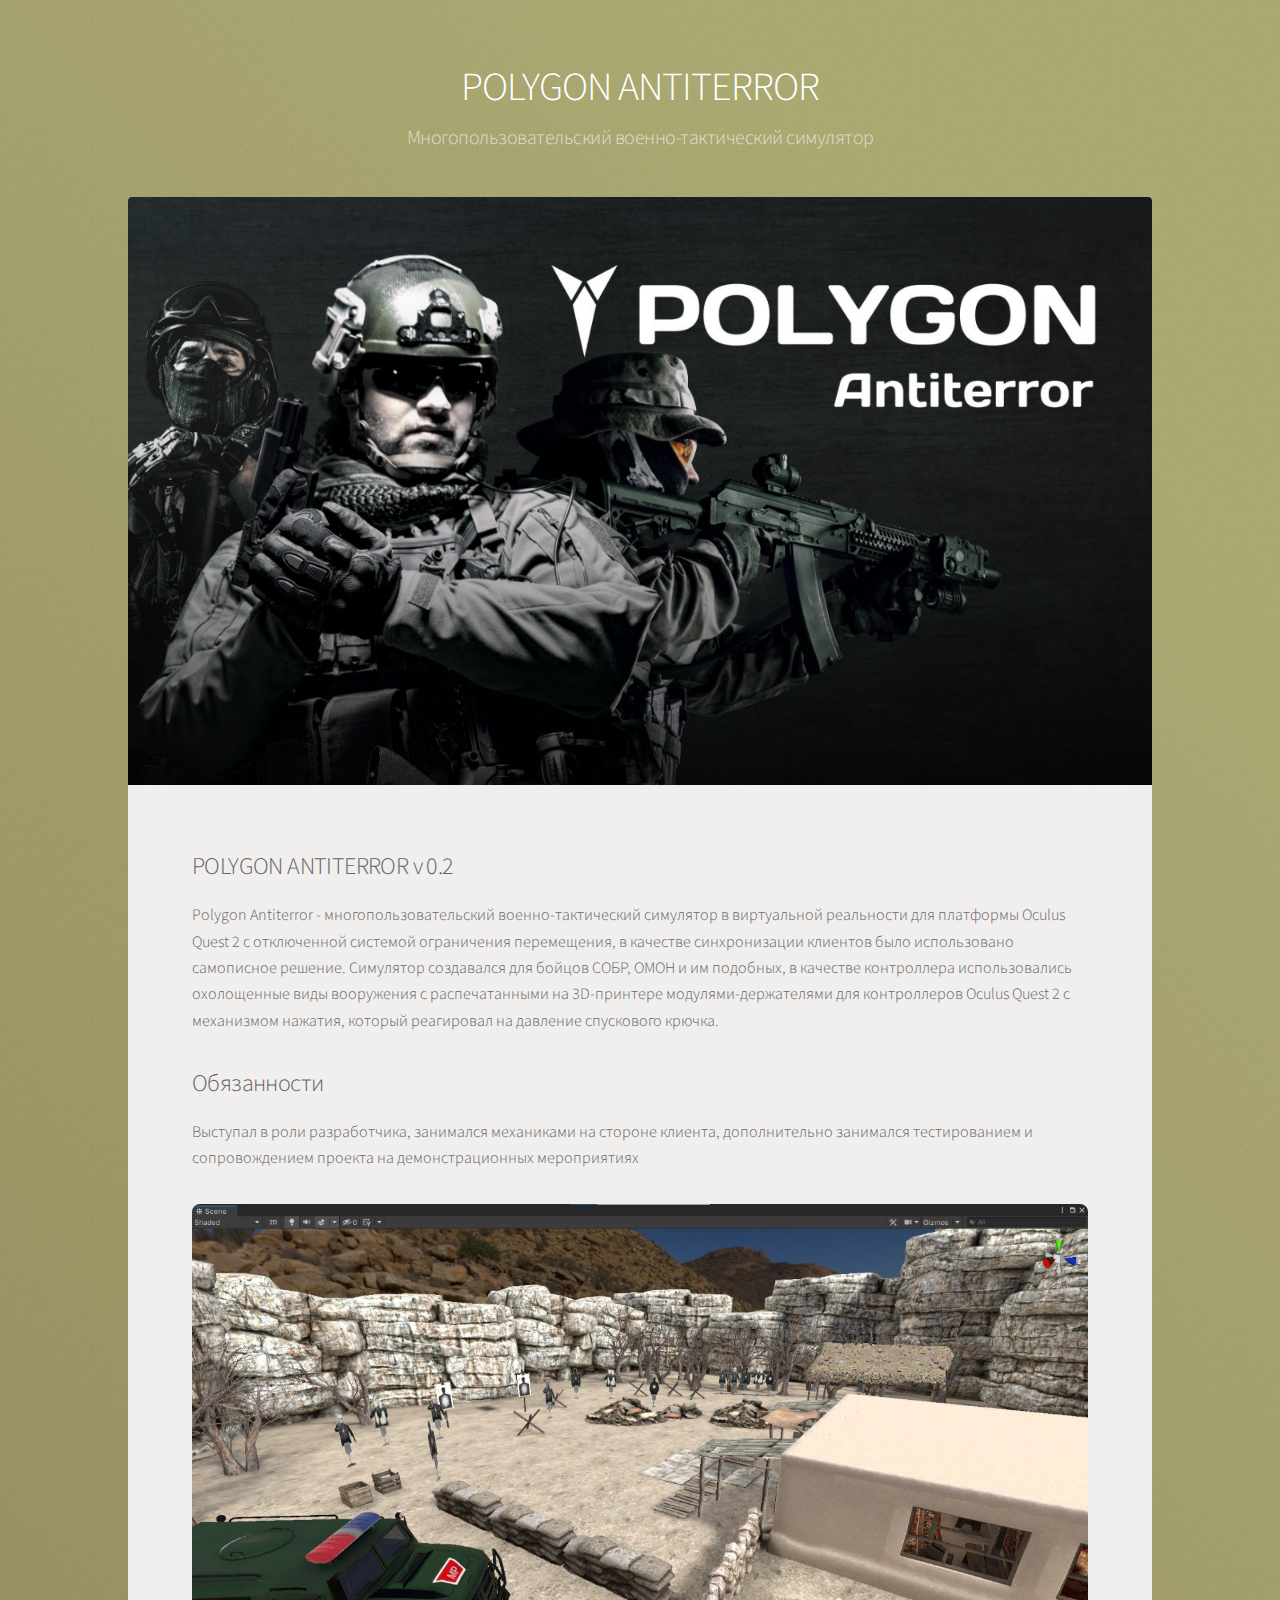
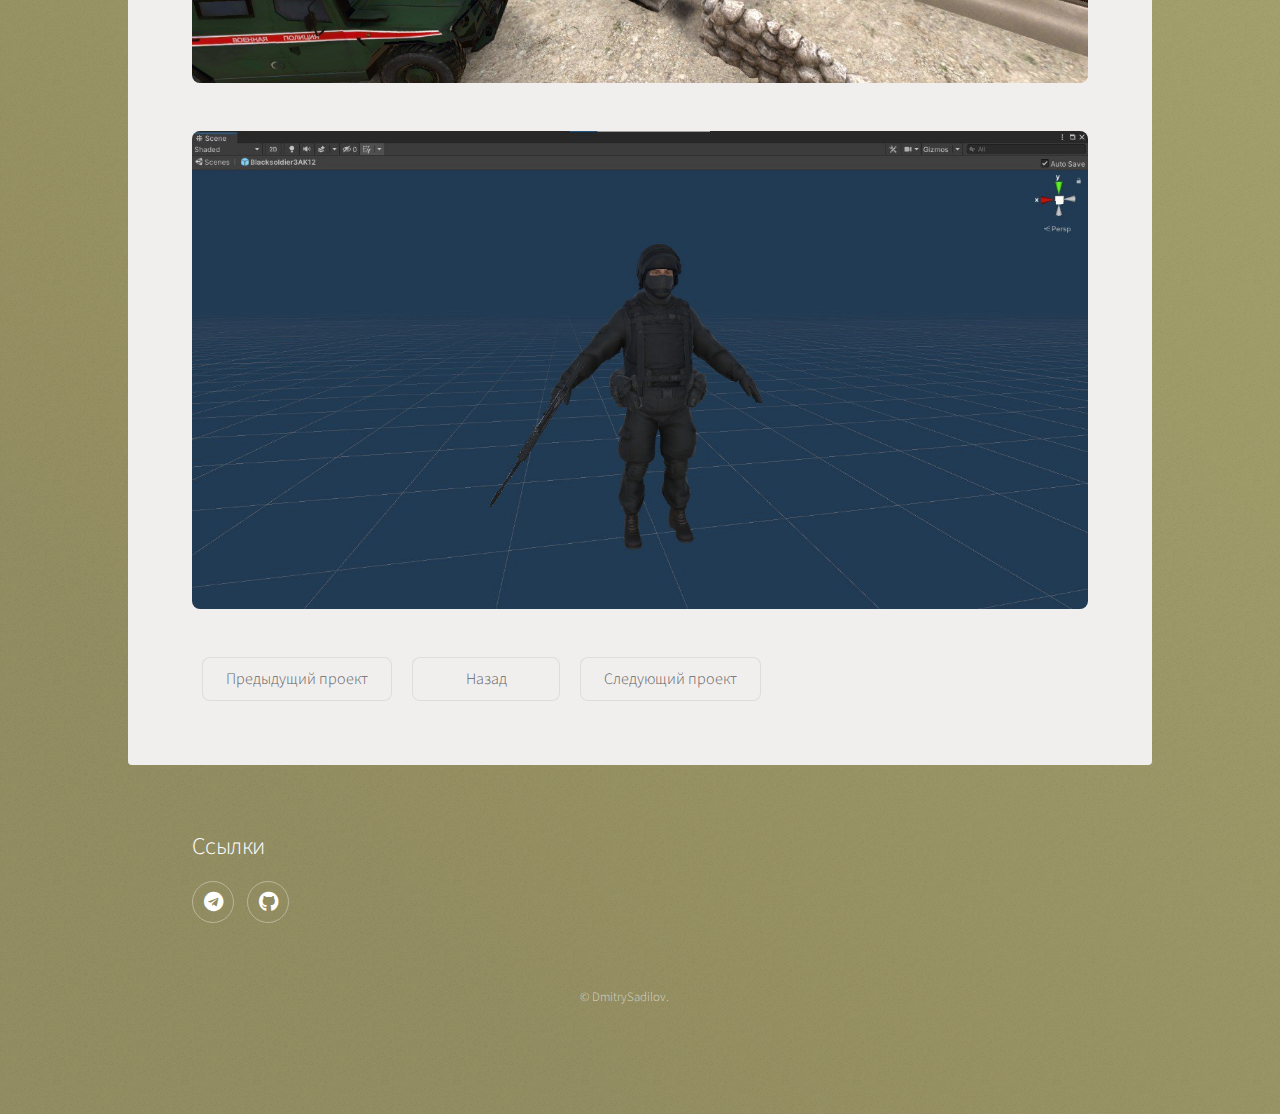
<file: FourthProject.html>
<!DOCTYPE HTML>
<html>
	<head>
		<title>PLARTFORMA</title>
		<meta charset="utf-8" />
		<meta name="viewport" content="width=device-width, initial-scale=1, user-scalable=no" />
		<link rel="stylesheet" href="assets/css/main.css" />
		<noscript><link rel="stylesheet" href="assets/css/noscript.css" /></noscript>
	</head>
	<body class="is-preload">

		<!-- Wrapper -->
			<div id="wrapper">

				<!-- Header -->
					<header id="header">
						<h1>POLYGON ANTITERROR</h1>
						<p>Многопользовательский военно-тактический симулятор</p>
					</header>

				<!-- Main -->
					<div id="main">

						<!-- Content -->
							<section id="content" class="main">
								<span class="image main"><img src="images/Polygon/PolyLogo.jpeg" alt="" /></span>
								<h2>POLYGON ANTITERROR v 0.2</h2>
								<p>Polygon Antiterror - многопользовательский военно-тактический симулятор в виртуальной реальности для платформы
									Oculus Quest 2 с отключенной системой ограничения перемещения, в качестве синхронизации клиентов было использовано самописное решение.
									Симулятор создавался для бойцов СОБР, ОМОН и им подобных,
									в качестве контроллера использовались охолощенные виды вооружения с распечатанными на 3D-принтере
									модулями-держателями для контроллеров Oculus Quest 2 с механизмом нажатия, который реагировал на давление спускового крючка.

								<h2>Обязанности</h2>
								<p>Выступал в роли разработчика, занимался механиками на стороне клиента, дополнительно занимался тестированием и сопровождением проекта на демонстрационных мероприятиях</p>
								<span class="image main"><img src="images/Polygon/PolyLoc.jpeg"/></span>
								<span class="image main"><img src="images/Polygon/PolyChar.jpeg"/></span>
								<ul class="actions">
									<li><a href="SecondProject.html" class="button">Предыдущий проект</a><a href="index.html" class="button">Назад</a><a href="#" class="button">Следующий проект</a></li>
								</ul>
							</section>

					</div>

				<!-- Footer -->
				<footer id="footer">
					<!--<section>
                        <h2>Aliquam sed mauris</h2>
                        <p>Sed lorem ipsum dolor sit amet et nullam consequat feugiat consequat magna adipiscing tempus etiam dolore veroeros. eget dapibus mauris. Cras aliquet, nisl ut viverra sollicitudin, ligula erat egestas velit, vitae tincidunt odio.</p>
                        <ul class="actions">
                            <li><a href="projects.html" class="button">Learn More</a></li>
                        </ul>
                    </section>
                    -->
					<section>
						<h2>Ссылки</h2>
						<!-- <dl class="alt">
                            <dt>Address</dt>
                            <dd>1234 Somewhere Road &bull; Nashville, TN 00000 &bull; USA</dd>
                            <dt>Phone</dt>
                            <dd>(000) 000-0000 x 0000</dd>
                            <dt>Email</dt>
                            <dd><a href="#">information@untitled.tld</a></dd>
                        </dl>
                        -->
						<ul class="icons">
							<li><a href="https://t.me/painttherosered" class="icon brands fa-telegram alt"><span class="label">Telegram</span></a></li>
							<li><a href="https://github.com/DmitrySadilov" class="icon brands fa-github alt"><span class="label">GitHub</span></a></li>
						</ul>
					</section>
					<p class="copyright">&copy; DmitrySadilov</a>.</p>
				</footer>

			</div>

		<!-- Scripts -->
			<script src="assets/js/jquery.min.js"></script>
			<script src="assets/js/jquery.scrollex.min.js"></script>
			<script src="assets/js/jquery.scrolly.min.js"></script>
			<script src="assets/js/browser.min.js"></script>
			<script src="assets/js/breakpoints.min.js"></script>
			<script src="assets/js/util.js"></script>
			<script src="assets/js/main.js"></script>

	</body>
</html>
</file>
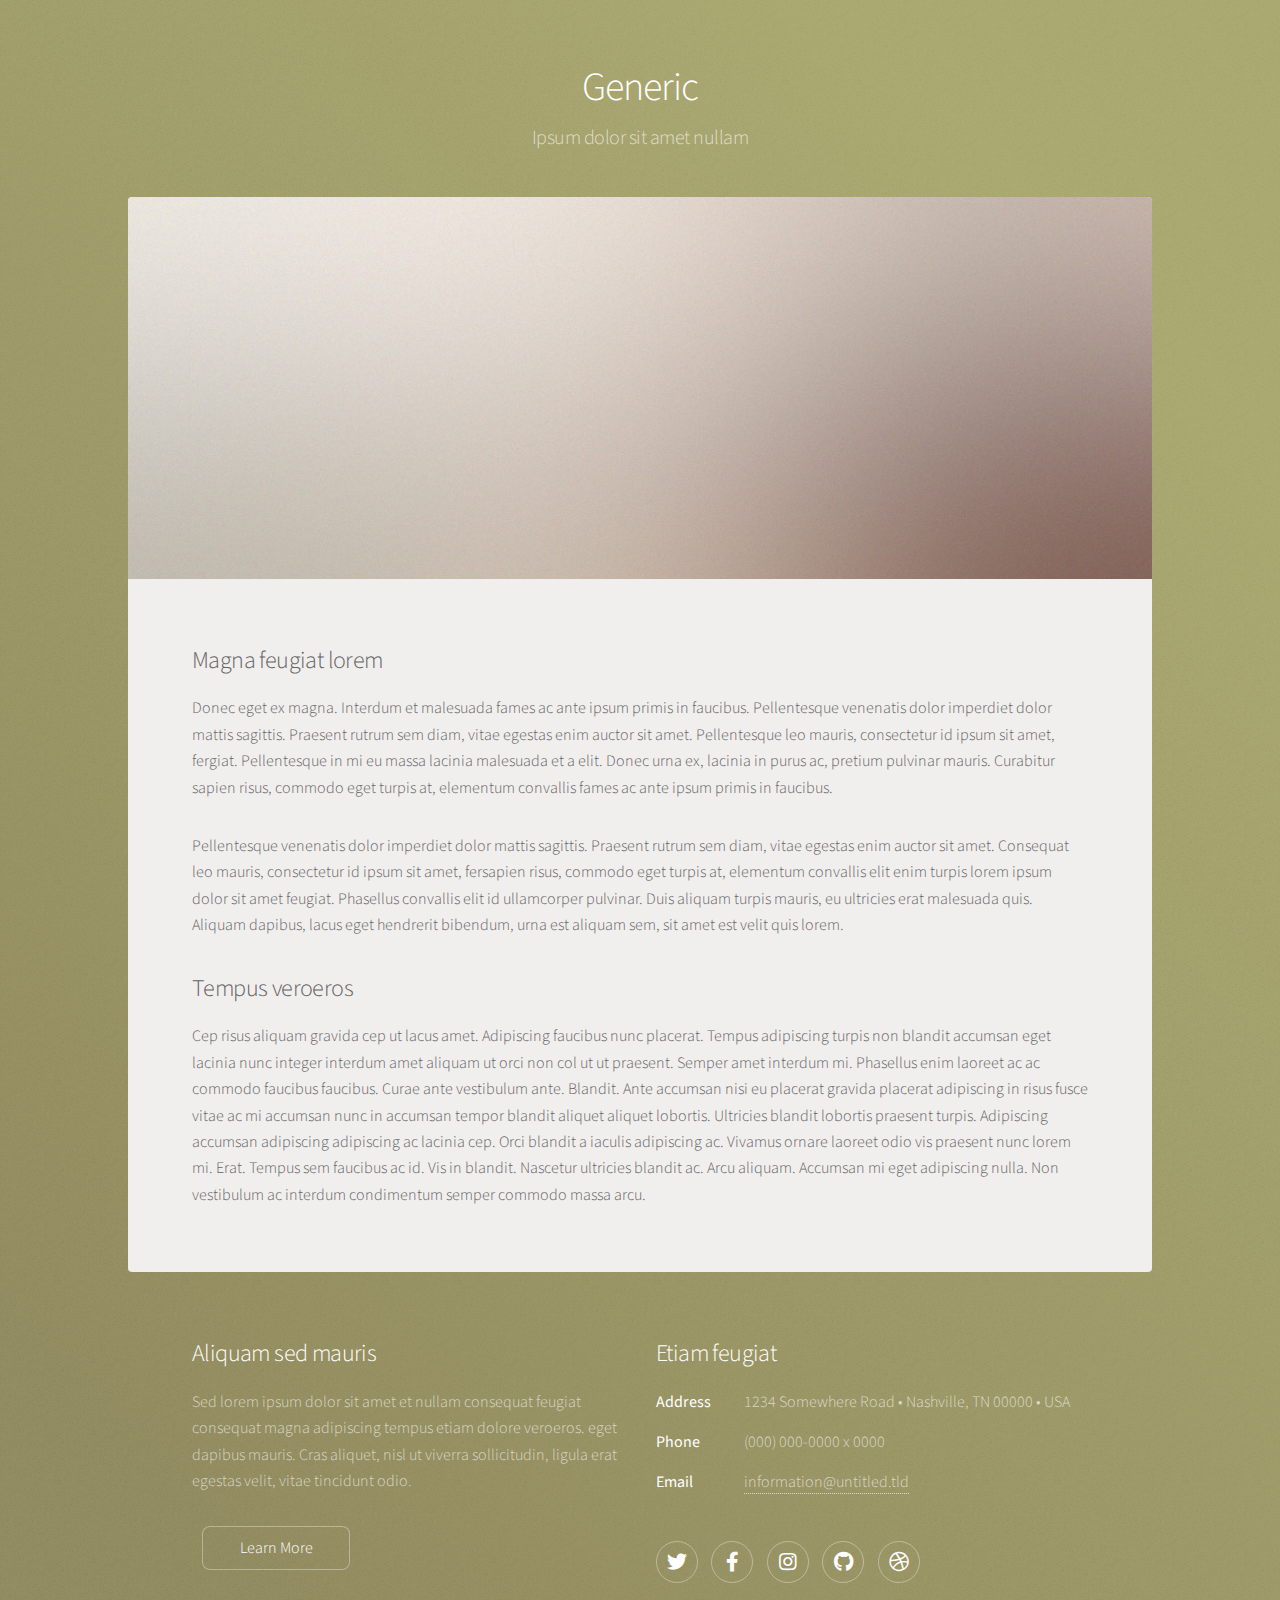
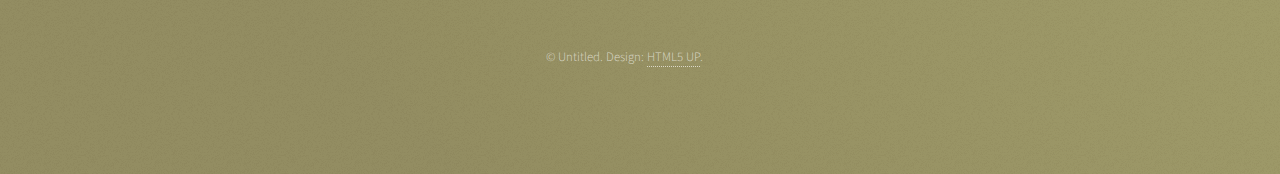
<file: generic.html>
<!DOCTYPE HTML>
<!--
	Stellar by HTML5 UP
	html5up.net | @ajlkn
	Free for personal and commercial use under the CCA 3.0 license (html5up.net/license)
-->
<html>
	<head>
		<title>Generic - Stellar by HTML5 UP</title>
		<meta charset="utf-8" />
		<meta name="viewport" content="width=device-width, initial-scale=1, user-scalable=no" />
		<link rel="stylesheet" href="assets/css/main.css" />
		<noscript><link rel="stylesheet" href="assets/css/noscript.css" /></noscript>
	</head>
	<body class="is-preload">

		<!-- Wrapper -->
			<div id="wrapper">

				<!-- Header -->
					<header id="header">
						<h1>Generic</h1>
						<p>Ipsum dolor sit amet nullam</p>
					</header>

				<!-- Main -->
					<div id="main">

						<!-- Content -->
							<section id="content" class="main">
								<span class="image main"><img src="images/pic04.jpg" alt="" /></span>
								<h2>Magna feugiat lorem</h2>
								<p>Donec eget ex magna. Interdum et malesuada fames ac ante ipsum primis in faucibus. Pellentesque venenatis dolor imperdiet dolor mattis sagittis. Praesent rutrum sem diam, vitae egestas enim auctor sit amet. Pellentesque leo mauris, consectetur id ipsum sit amet, fergiat. Pellentesque in mi eu massa lacinia malesuada et a elit. Donec urna ex, lacinia in purus ac, pretium pulvinar mauris. Curabitur sapien risus, commodo eget turpis at, elementum convallis fames ac ante ipsum primis in faucibus.</p>
								<p>Pellentesque venenatis dolor imperdiet dolor mattis sagittis. Praesent rutrum sem diam, vitae egestas enim auctor sit amet. Consequat leo mauris, consectetur id ipsum sit amet, fersapien risus, commodo eget turpis at, elementum convallis elit enim turpis lorem ipsum dolor sit amet feugiat. Phasellus convallis elit id ullamcorper pulvinar. Duis aliquam turpis mauris, eu ultricies erat malesuada quis. Aliquam dapibus, lacus eget hendrerit bibendum, urna est aliquam sem, sit amet est velit quis lorem.</p>
								<h2>Tempus veroeros</h2>
								<p>Cep risus aliquam gravida cep ut lacus amet. Adipiscing faucibus nunc placerat. Tempus adipiscing turpis non blandit accumsan eget lacinia nunc integer interdum amet aliquam ut orci non col ut ut praesent. Semper amet interdum mi. Phasellus enim laoreet ac ac commodo faucibus faucibus. Curae ante vestibulum ante. Blandit. Ante accumsan nisi eu placerat gravida placerat adipiscing in risus fusce vitae ac mi accumsan nunc in accumsan tempor blandit aliquet aliquet lobortis. Ultricies blandit lobortis praesent turpis. Adipiscing accumsan adipiscing adipiscing ac lacinia cep. Orci blandit a iaculis adipiscing ac. Vivamus ornare laoreet odio vis praesent nunc lorem mi. Erat. Tempus sem faucibus ac id. Vis in blandit. Nascetur ultricies blandit ac. Arcu aliquam. Accumsan mi eget adipiscing nulla. Non vestibulum ac interdum condimentum semper commodo massa arcu.</p>
							</section>

					</div>

				<!-- Footer -->
					<footer id="footer">
						<section>
							<h2>Aliquam sed mauris</h2>
							<p>Sed lorem ipsum dolor sit amet et nullam consequat feugiat consequat magna adipiscing tempus etiam dolore veroeros. eget dapibus mauris. Cras aliquet, nisl ut viverra sollicitudin, ligula erat egestas velit, vitae tincidunt odio.</p>
							<ul class="actions">
								<li><a href="#" class="button">Learn More</a></li>
							</ul>
						</section>
						<section>
							<h2>Etiam feugiat</h2>
							<dl class="alt">
								<dt>Address</dt>
								<dd>1234 Somewhere Road &bull; Nashville, TN 00000 &bull; USA</dd>
								<dt>Phone</dt>
								<dd>(000) 000-0000 x 0000</dd>
								<dt>Email</dt>
								<dd><a href="#">information@untitled.tld</a></dd>
							</dl>
							<ul class="icons">
								<li><a href="#" class="icon brands fa-twitter alt"><span class="label">Twitter</span></a></li>
								<li><a href="#" class="icon brands fa-facebook-f alt"><span class="label">Facebook</span></a></li>
								<li><a href="#" class="icon brands fa-instagram alt"><span class="label">Instagram</span></a></li>
								<li><a href="#" class="icon brands fa-github alt"><span class="label">GitHub</span></a></li>
								<li><a href="#" class="icon brands fa-dribbble alt"><span class="label">Dribbble</span></a></li>
							</ul>
						</section>
						<p class="copyright">&copy; Untitled. Design: <a href="https://html5up.net">HTML5 UP</a>.</p>
					</footer>

			</div>

		<!-- Scripts -->
			<script src="assets/js/jquery.min.js"></script>
			<script src="assets/js/jquery.scrollex.min.js"></script>
			<script src="assets/js/jquery.scrolly.min.js"></script>
			<script src="assets/js/browser.min.js"></script>
			<script src="assets/js/breakpoints.min.js"></script>
			<script src="assets/js/util.js"></script>
			<script src="assets/js/main.js"></script>

	</body>
</html>
</file>
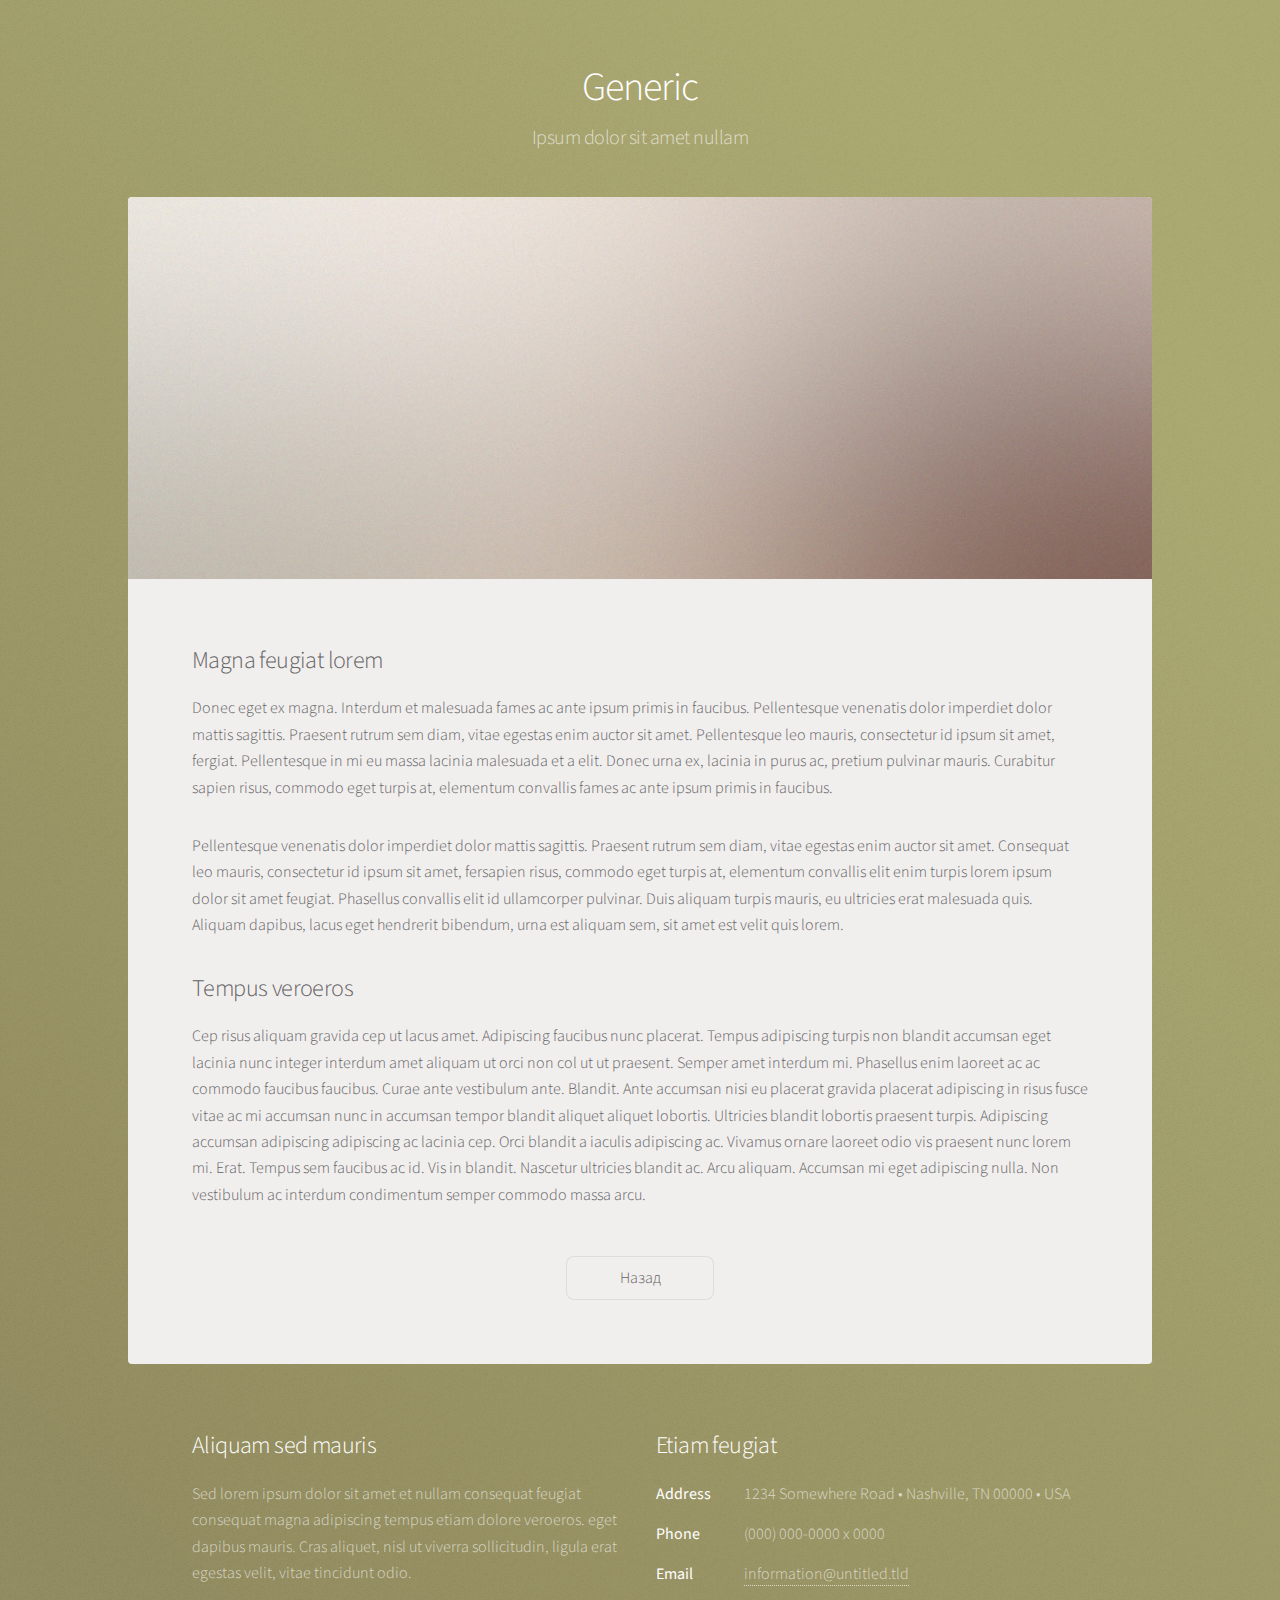
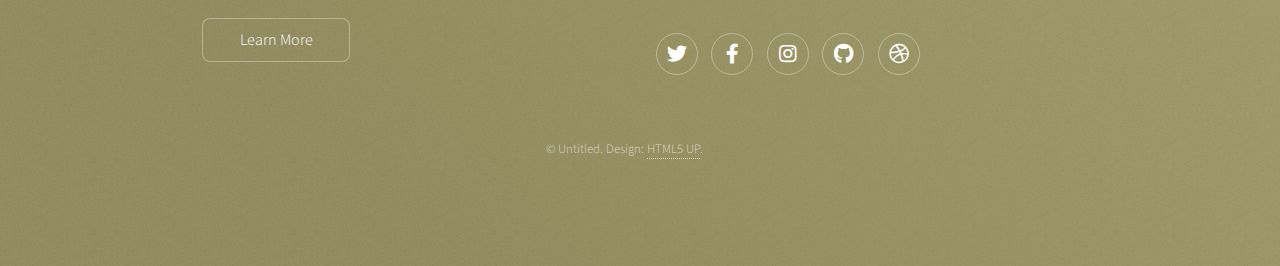
<file: projects.html>
<!DOCTYPE HTML>
<!--
	Stellar by HTML5 UP
	html5up.net | @ajlkn
	Free for personal and commercial use under the CCA 3.0 license (html5up.net/license)
-->
<html lang="us">
	<head>
		<title>Projects</title>
		<meta charset="utf-8" />
		<meta name="viewport" content="width=device-width, initial-scale=1, user-scalable=no" />
		<link rel="stylesheet" href="assets/css/main.css" />
		<noscript><link rel="stylesheet" href="assets/css/noscript.css" /></noscript>
	</head>
	<body class="is-preload">

		<!-- Wrapper -->
			<div id="wrapper">

				<!-- Header -->
					<header id="header">
						<h1>Generic</h1>
						<p>Ipsum dolor sit amet nullam</p>
					</header>

				<!-- Main -->
					<div id="main">

						<!-- Content -->
							<section id="content" class="main">
								<span class="image main"><img src="images/Sources/pic04.jpg" alt="" /></span>
								<h2>Magna feugiat lorem</h2>
								<p>Donec eget ex magna. Interdum et malesuada fames ac ante ipsum primis in faucibus. Pellentesque venenatis dolor imperdiet dolor mattis sagittis. Praesent rutrum sem diam, vitae egestas enim auctor sit amet. Pellentesque leo mauris, consectetur id ipsum sit amet, fergiat. Pellentesque in mi eu massa lacinia malesuada et a elit. Donec urna ex, lacinia in purus ac, pretium pulvinar mauris. Curabitur sapien risus, commodo eget turpis at, elementum convallis fames ac ante ipsum primis in faucibus.</p>
								<p>Pellentesque venenatis dolor imperdiet dolor mattis sagittis. Praesent rutrum sem diam, vitae egestas enim auctor sit amet. Consequat leo mauris, consectetur id ipsum sit amet, fersapien risus, commodo eget turpis at, elementum convallis elit enim turpis lorem ipsum dolor sit amet feugiat. Phasellus convallis elit id ullamcorper pulvinar. Duis aliquam turpis mauris, eu ultricies erat malesuada quis. Aliquam dapibus, lacus eget hendrerit bibendum, urna est aliquam sem, sit amet est velit quis lorem.</p>
								<h2>Tempus veroeros</h2>
								<p>Cep risus aliquam gravida cep ut lacus amet. Adipiscing faucibus nunc placerat. Tempus adipiscing turpis non blandit accumsan eget lacinia nunc integer interdum amet aliquam ut orci non col ut ut praesent. Semper amet interdum mi. Phasellus enim laoreet ac ac commodo faucibus faucibus. Curae ante vestibulum ante. Blandit. Ante accumsan nisi eu placerat gravida placerat adipiscing in risus fusce vitae ac mi accumsan nunc in accumsan tempor blandit aliquet aliquet lobortis. Ultricies blandit lobortis praesent turpis. Adipiscing accumsan adipiscing adipiscing ac lacinia cep. Orci blandit a iaculis adipiscing ac. Vivamus ornare laoreet odio vis praesent nunc lorem mi. Erat. Tempus sem faucibus ac id. Vis in blandit. Nascetur ultricies blandit ac. Arcu aliquam. Accumsan mi eget adipiscing nulla. Non vestibulum ac interdum condimentum semper commodo massa arcu.</p>
								<footer class="major">
									<ul class="actions special">
										<li><a href="index.html" class="button">Назад</a></li>
									</ul>
								</footer>
							</section>

					</div>

				<!-- Footer -->
					<footer id="footer">
						<section>
							<h2>Aliquam sed mauris</h2>
							<p>Sed lorem ipsum dolor sit amet et nullam consequat feugiat consequat magna adipiscing tempus etiam dolore veroeros. eget dapibus mauris. Cras aliquet, nisl ut viverra sollicitudin, ligula erat egestas velit, vitae tincidunt odio.</p>
							<ul class="actions">
								<li><a href="#" class="button">Learn More</a></li>
							</ul>
						</section>
						<section>
							<h2>Etiam feugiat</h2>
							<dl class="alt">
								<dt>Address</dt>
								<dd>1234 Somewhere Road &bull; Nashville, TN 00000 &bull; USA</dd>
								<dt>Phone</dt>
								<dd>(000) 000-0000 x 0000</dd>
								<dt>Email</dt>
								<dd><a href="#">information@untitled.tld</a></dd>
							</dl>
							<ul class="icons">
								<li><a href="#" class="icon brands fa-twitter alt"><span class="label">Twitter</span></a></li>
								<li><a href="#" class="icon brands fa-facebook-f alt"><span class="label">Facebook</span></a></li>
								<li><a href="#" class="icon brands fa-instagram alt"><span class="label">Instagram</span></a></li>
								<li><a href="#" class="icon brands fa-github alt"><span class="label">GitHub</span></a></li>
								<li><a href="#" class="icon brands fa-dribbble alt"><span class="label">Dribbble</span></a></li>
							</ul>
						</section>
						<p class="copyright">&copy; Untitled. Design: <a href="https://html5up.net">HTML5 UP</a>.</p>
					</footer>

			</div>

		<!-- Scripts -->
			<script src="assets/js/jquery.min.js"></script>
			<script src="assets/js/jquery.scrollex.min.js"></script>
			<script src="assets/js/jquery.scrolly.min.js"></script>
			<script src="assets/js/browser.min.js"></script>
			<script src="assets/js/breakpoints.min.js"></script>
			<script src="assets/js/util.js"></script>
			<script src="assets/js/main.js"></script>

	</body>
</html>
</file>
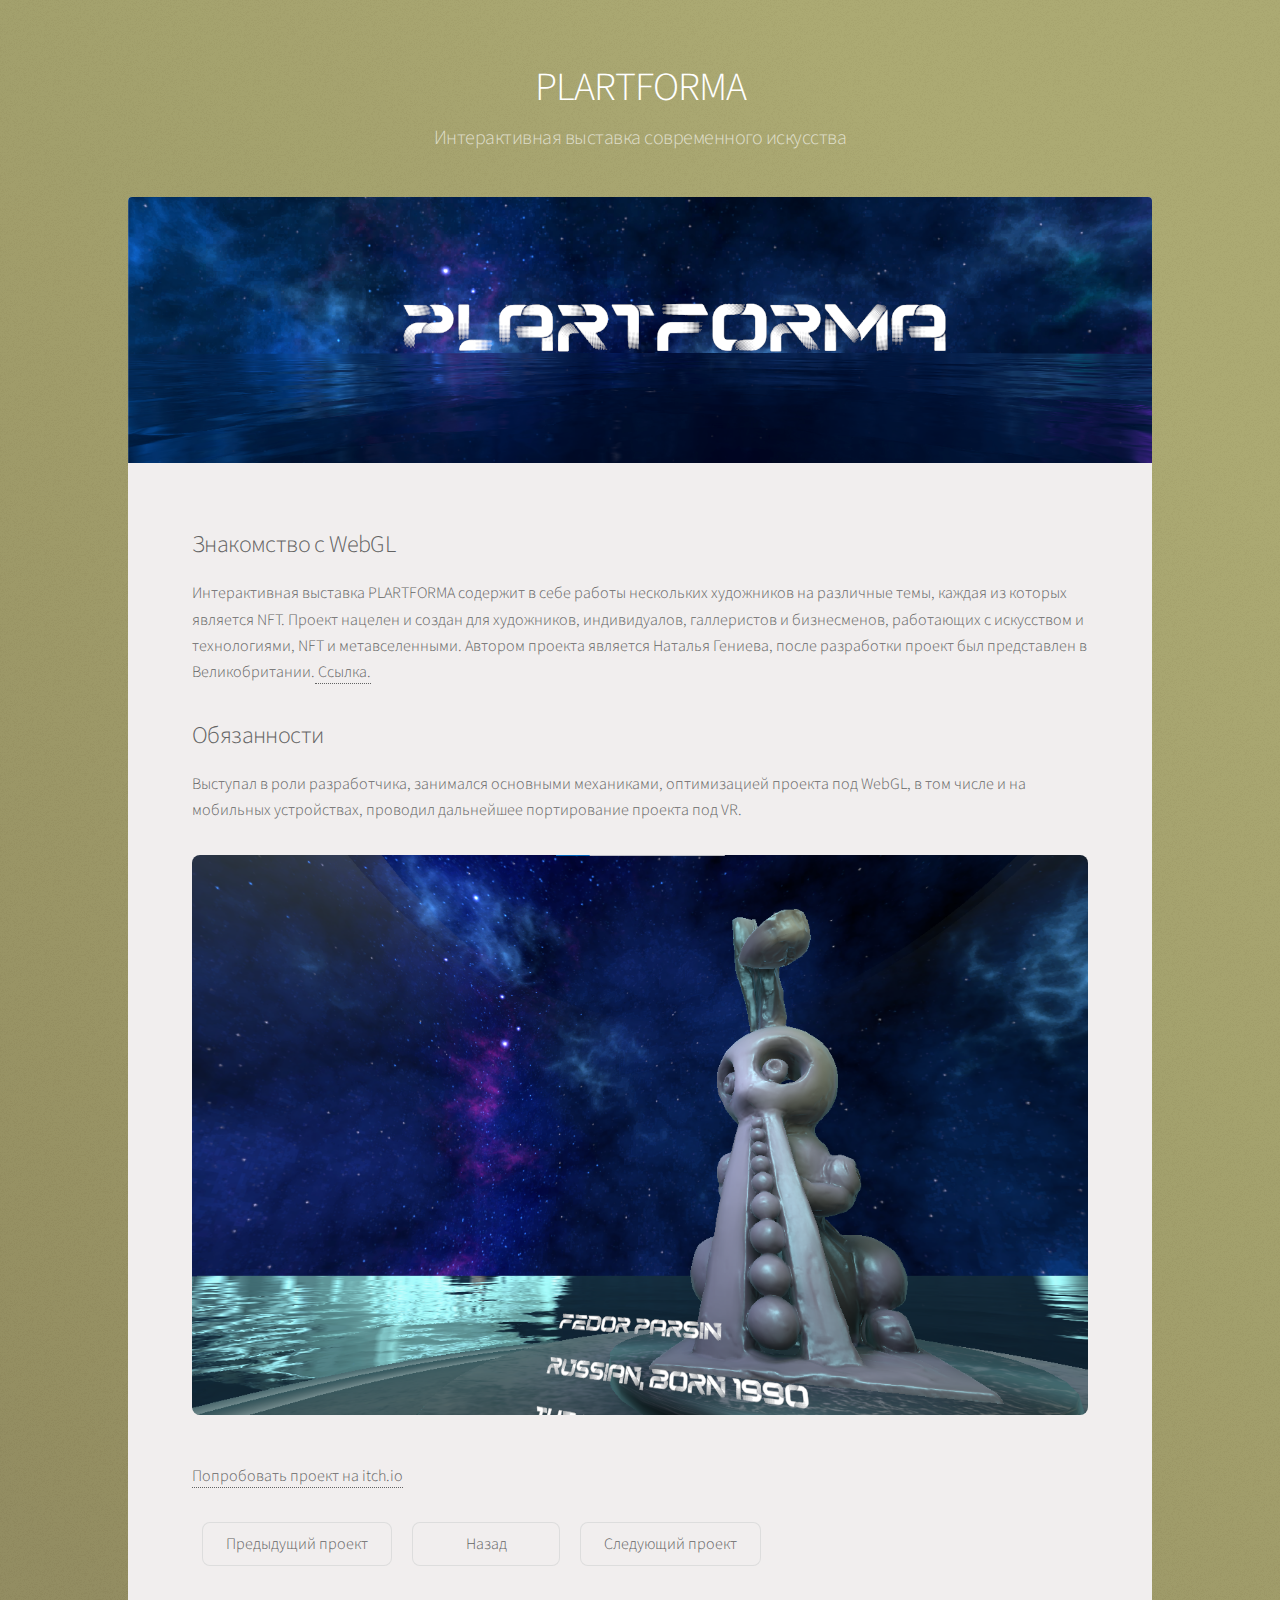
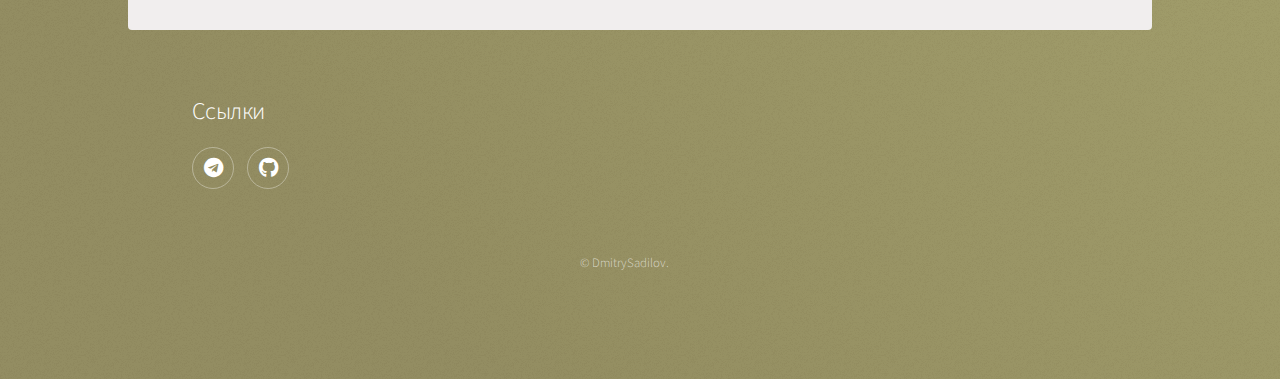
<file: SecondProject.html>
<!DOCTYPE HTML>
<html>
	<head>
		<title>PLARTFORMA</title>
		<meta charset="utf-8" />
		<meta name="viewport" content="width=device-width, initial-scale=1, user-scalable=no" />
		<link rel="stylesheet" href="assets/css/main.css" />
		<noscript><link rel="stylesheet" href="assets/css/noscript.css" /></noscript>
	</head>
	<body class="is-preload">

		<!-- Wrapper -->
			<div id="wrapper">

				<!-- Header -->
					<header id="header">
						<h1>PLARTFORMA</h1>
						<p>Интерактивная выставка современного искусства</p>
					</header>

				<!-- Main -->
					<div id="main">

						<!-- Content -->
							<section id="content" class="main">
								<span class="image main"><img src="images/Plartforma/PlartformaBanner.png" alt="" /></span>
								<h2>Знакомство с WebGL</h2>
								<p>Интерактивная выставка PLARTFORMA содержит в себе работы нескольких художников на различные темы, каждая из которых является NFT.
									Проект нацелен и создан для художников, индивидуалов, галлеристов и бизнесменов, работающих с искусством и технологиями, NFT и метавселенными.
									Автором проекта является Наталья Гениева, после разработки проект был представлен в Великобритании.<a href = "https://graduateshowcase.arts.ac.uk/project/333423/cover"> Ссылка.</a>
								</p>
								<h2>Обязанности</h2>
								<p>Выступал в роли разработчика, занимался основными механиками, оптимизацией проекта под WebGL, в том числе и на мобильных устройствах, проводил
								дальнейшее портирование проекта под VR.</p>
								<span class="image main"><img src="images/Plartforma/PlartformaScreen.png"/></span>
								<p><a href = "https://greenrose02.itch.io/plartforma"> Попробовать проект на itch.io</a></p>
								<ul class="actions">
									<li><a href="FirstProject.html" class="button">Предыдущий проект</a><a href="index.html" class="button">Назад</a><a href="ThirdProject.html" class="button">Следующий проект</a></li>
								</ul>
							</section>

					</div>

				<!-- Footer -->
				<footer id="footer">
					<!--<section>
                        <h2>Aliquam sed mauris</h2>
                        <p>Sed lorem ipsum dolor sit amet et nullam consequat feugiat consequat magna adipiscing tempus etiam dolore veroeros. eget dapibus mauris. Cras aliquet, nisl ut viverra sollicitudin, ligula erat egestas velit, vitae tincidunt odio.</p>
                        <ul class="actions">
                            <li><a href="projects.html" class="button">Learn More</a></li>
                        </ul>
                    </section>
                    -->
					<section>
						<h2>Ссылки</h2>
						<!-- <dl class="alt">
                            <dt>Address</dt>
                            <dd>1234 Somewhere Road &bull; Nashville, TN 00000 &bull; USA</dd>
                            <dt>Phone</dt>
                            <dd>(000) 000-0000 x 0000</dd>
                            <dt>Email</dt>
                            <dd><a href="#">information@untitled.tld</a></dd>
                        </dl>
                        -->
						<ul class="icons">
							<li><a href="https://t.me/painttherosered" class="icon brands fa-telegram alt"><span class="label">Telegram</span></a></li>
							<li><a href="https://github.com/DmitrySadilov" class="icon brands fa-github alt"><span class="label">GitHub</span></a></li>
						</ul>
					</section>
					<p class="copyright">&copy; DmitrySadilov</a>.</p>
				</footer>
			</div>

		<!-- Scripts -->
			<script src="assets/js/jquery.min.js"></script>
			<script src="assets/js/jquery.scrollex.min.js"></script>
			<script src="assets/js/jquery.scrolly.min.js"></script>
			<script src="assets/js/browser.min.js"></script>
			<script src="assets/js/breakpoints.min.js"></script>
			<script src="assets/js/util.js"></script>
			<script src="assets/js/main.js"></script>

	</body>
</html>
</file>
<file: assets/css/noscript.css>
/*
	Stellar by HTML5 UP
	html5up.net | @ajlkn
	Free for personal and commercial use under the CCA 3.0 license (html5up.net/license)
*/

/* Header */

	body.is-preload #header.alt > * {
		opacity: 1;
	}

	body.is-preload #header.alt .logo {
		-moz-transform: none;
		-webkit-transform: none;
		-ms-transform: none;
		transform: none;
	}
</file>
<file: assets/css/main.css>
@import url(fontawesome-all.min.css);
@import 'https://fonts.googleapis.com/css?family=Source+Sans+Pro:300,400';

/*
	Stellar by HTML5 UP
	html5up.net | @ajlkn
	Free for personal and commercial use under the CCA 3.0 license (html5up.net/license)
*/

html, body, div, span, applet, object,
iframe, h1, h2, h3, h4, h5, h6, p, blockquote,
pre, a, abbr, acronym, address, big, cite,
code, del, dfn, em, img, ins, kbd, q, s, samp,
small, strike, strong, sub, sup, tt, var, b,
u, i, center, dl, dt, dd, ol, ul, li, fieldset,
form, label, legend, table, caption, tbody,
tfoot, thead, tr, th, td, article, aside,
canvas, details, embed, figure, figcaption,
footer, header, hgroup, menu, nav, output, ruby,
section, summary, time, mark, audio, video {
	margin: 0;
	padding: 0;
	border: 0;
	font-size: 100%;
	font: inherit;
	vertical-align: baseline;}

article, aside, details, figcaption, figure,
footer, header, hgroup, menu, nav, section {
	display: block;}

body {
	line-height: 1;
}

ol, ul {
	list-style: none;
}

blockquote, q {
	quotes: none;
}

	blockquote:before, blockquote:after, q:before, q:after {
		content: '';
		content: none;
	}

table {
	border-collapse: collapse;
	border-spacing: 0;
}

body {
	-webkit-text-size-adjust: none;
}

mark {
	background-color: transparent;
	color: inherit;
}

input::-moz-focus-inner {
	border: 0;
	padding: 0;
}

input, select, textarea {
	-moz-appearance: none;
	-webkit-appearance: none;
	-ms-appearance: none;
	appearance: none;
}

/* Basic */

	@-ms-viewport {
		width: device-width;
	}

	body {
		-ms-overflow-style: scrollbar;
	}

	@media screen and (max-width: 480px) {

		html, body {
			min-width: 320px;
		}

	}

	html {
		box-sizing: border-box;
	}

	*, *:before, *:after {
		box-sizing: inherit;
	}

	body {
		background-color: #93865d;
		background-image: url("images/overlay.png"), -moz-linear-gradient(45deg, #938c5d 15%, #adaa6f 85%);
		background-image: url("images/overlay.png"), -webkit-linear-gradient(45deg, #938c5d 15%, #adaa6f 85%);
		background-image: url("images/overlay.png"), -ms-linear-gradient(45deg, #938c5d 15%, #adaa6f 85%);
		background-image: url("images/overlay.png"), linear-gradient(45deg, #938c5d 15%, #adaa6f 85%);
	}

		body.is-preload *, body.is-preload *:before, body.is-preload *:after {
			-moz-animation: none !important;
			-webkit-animation: none !important;
			-ms-animation: none !important;
			animation: none !important;
			-moz-transition: none !important;
			-webkit-transition: none !important;
			-ms-transition: none !important;
			transition: none !important;
		}

/* Type */

	body {
		background-color: #938c5d;
		color: rgba(255, 255, 255, 0.65);
	}

	body, input, select, textarea {
		font-family: "Source Sans Pro", Helvetica, sans-serif;
		font-size: 17pt;
		font-weight: 300;
		line-height: 1.65;
	}

		@media screen and (max-width: 1680px) {

			body, input, select, textarea {
				font-size: 14pt;
			}

		}

		@media screen and (max-width: 1280px) {

			body, input, select, textarea {
				font-size: 12pt;
			}

		}

		@media screen and (max-width: 360px) {

			body, input, select, textarea {
				font-size: 11pt;
			}

		}

	a {
		-moz-transition: color 0.2s ease, border-bottom 0.2s ease;
		-webkit-transition: color 0.2s ease, border-bottom 0.2s ease;
		-ms-transition: color 0.2s ease, border-bottom 0.2s ease;
		transition: color 0.2s ease, border-bottom 0.2s ease;
		text-decoration: none;
		border-bottom: dotted 1px;
		color: inherit;
	}

		a:hover {
			border-bottom-color: transparent;
		}

	strong, b {
		font-weight: 400;
	}

	em, i {
		font-style: italic;
	}

	p {
		margin: 0 0 2em 0;
	}

		p.content {
			-moz-columns: 20em 2;
			-webkit-columns: 20em 2;
			-ms-columns: 20em 2;
			columns: 20em 2;
			-moz-column-gap: 2em;
			-webkit-column-gap: 2em;
			-ms-column-gap: 2em;
			column-gap: 2em;
			text-align: justify;
		}

	h1, h2, h3, h4, h5, h6 {
		font-weight: 300;
		line-height: 1.5;
		margin: 0 0 0.7em 0;
		letter-spacing: -0.025em;
	}

		h1 a, h2 a, h3 a, h4 a, h5 a, h6 a {
			color: inherit;
			text-decoration: none;
		}

	h1 {
		font-size: 2.5em;
		line-height: 1.2;
	}

	h2 {
		font-size: 1.5em;
	}

	h3 {
		font-size: 1.25em;
	}

	h4 {
		font-size: 1.1em;
	}

	h5 {
		font-size: 0.9em;
	}

	h6 {
		font-size: 0.7em;
	}

	@media screen and (max-width: 736px) {

		h1 {
			font-size: 2em;
		}

	}

	sub {
		font-size: 0.8em;
		position: relative;
		top: 0.5em;
	}

	sup {
		font-size: 0.8em;
		position: relative;
		top: -0.5em;
	}

	blockquote {
		border-left: solid 4px;
		font-style: italic;
		margin: 0 0 2em 0;
		padding: 0.5em 0 0.5em 2em;
	}

	code {
		border-radius: 8px;
		border: solid 1px;
		font-family: "Courier New", monospace;
		font-size: 0.9em;
		margin: 0 0.25em;
		padding: 0.25em 0.65em;
	}

	pre {
		-webkit-overflow-scrolling: touch;
		font-family: "Courier New", monospace;
		font-size: 0.9em;
		margin: 0 0 2em 0;
	}

		pre code {
			display: block;
			line-height: 1.75;
			padding: 1em 1.5em;
			overflow-x: auto;
		}

	hr {
		border: 0;
		border-bottom: solid 1px;
		margin: 2em 0;
	}

		hr.major {
			margin: 3em 0;
		}

	.align-left {
		text-align: left;
	}

	.align-center {
		text-align: center;
	}

	.align-right {
		text-align: right;
	}

	input, select, textarea {
		color: #ffffff;
	}

	a:hover {
		color: #ffffff;
	}

	strong, b {
		color: #ffffff;
	}

	h1, h2, h3, h4, h5, h6 {
		color: #ffffff;
	}

	blockquote {
		border-left-color: rgba(255, 255, 255, 0.35);
	}

	code {
		background: rgba(255, 255, 255, 0.075);
		border-color: rgba(255, 255, 255, 0.35);
	}

	hr {
		border-bottom-color: rgba(255, 255, 255, 0.35);
	}

/* Row */

	.row {
		display: flex;
		flex-wrap: wrap;
		box-sizing: border-box;
		align-items: stretch;
	}

		.row > * {
			box-sizing: border-box;
		}

		.row.gtr-uniform > * > :last-child {
			margin-bottom: 0;
		}

		.row.aln-left {
			justify-content: flex-start;
		}

		.row.aln-center {
			justify-content: center;
		}

		.row.aln-right {
			justify-content: flex-end;
		}

		.row.aln-top {
			align-items: flex-start;
		}

		.row.aln-middle {
			align-items: center;
		}

		.row.aln-bottom {
			align-items: flex-end;
		}

		.row > .imp {
			order: -1;
		}

		.row > .col-1 {
			width: 8.33333%;
		}

		.row > .off-1 {
			margin-left: 8.33333%;
		}

		.row > .col-2 {
			width: 16.66667%;
		}

		.row > .off-2 {
			margin-left: 16.66667%;
		}

		.row > .col-3 {
			width: 25%;
		}

		.row > .off-3 {
			margin-left: 25%;
		}

		.row > .col-4 {
			width: 33.33333%;
		}

		.row > .off-4 {
			margin-left: 33.33333%;
		}

		.row > .col-5 {
			width: 41.66667%;
		}

		.row > .off-5 {
			margin-left: 41.66667%;
		}

		.row > .col-6 {
			width: 50%;
		}

		.row > .off-6 {
			margin-left: 50%;
		}

		.row > .col-7 {
			width: 58.33333%;
		}

		.row > .off-7 {
			margin-left: 58.33333%;
		}

		.row > .col-8 {
			width: 66.66667%;
		}

		.row > .off-8 {
			margin-left: 66.66667%;
		}

		.row > .col-9 {
			width: 75%;
		}

		.row > .off-9 {
			margin-left: 75%;
		}

		.row > .col-10 {
			width: 83.33333%;
		}

		.row > .off-10 {
			margin-left: 83.33333%;
		}

		.row > .col-11 {
			width: 91.66667%;
		}

		.row > .off-11 {
			margin-left: 91.66667%;
		}

		.row > .col-12 {
			width: 100%;
		}

		.row > .off-12 {
			margin-left: 100%;
		}

		.row.gtr-0 {
			margin-top: 0;
			margin-left: 0em;
		}

			.row.gtr-0 > * {
				padding: 0 0 0 0em;
			}

			.row.gtr-0.gtr-uniform {
				margin-top: 0em;
			}

				.row.gtr-0.gtr-uniform > * {
					padding-top: 0em;
				}

		.row.gtr-25 {
			margin-top: 0;
			margin-left: -0.375em;
		}

			.row.gtr-25 > * {
				padding: 0 0 0 0.375em;
			}

			.row.gtr-25.gtr-uniform {
				margin-top: -0.375em;
			}

				.row.gtr-25.gtr-uniform > * {
					padding-top: 0.375em;
				}

		.row.gtr-50 {
			margin-top: 0;
			margin-left: -0.75em;
		}

			.row.gtr-50 > * {
				padding: 0 0 0 0.75em;
			}

			.row.gtr-50.gtr-uniform {
				margin-top: -0.75em;
			}

				.row.gtr-50.gtr-uniform > * {
					padding-top: 0.75em;
				}

		.row {
			margin-top: 0;
			margin-left: -1.5em;
		}

			.row > * {
				padding: 0 0 0 1.5em;
			}

			.row.gtr-uniform {
				margin-top: -1.5em;
			}

				.row.gtr-uniform > * {
					padding-top: 1.5em;
				}

		.row.gtr-150 {
			margin-top: 0;
			margin-left: -2.25em;
		}

			.row.gtr-150 > * {
				padding: 0 0 0 2.25em;
			}

			.row.gtr-150.gtr-uniform {
				margin-top: -2.25em;
			}

				.row.gtr-150.gtr-uniform > * {
					padding-top: 2.25em;
				}

		.row.gtr-200 {
			margin-top: 0;
			margin-left: -3em;
		}

			.row.gtr-200 > * {
				padding: 0 0 0 3em;
			}

			.row.gtr-200.gtr-uniform {
				margin-top: -3em;
			}

				.row.gtr-200.gtr-uniform > * {
					padding-top: 3em;
				}

		@media screen and (max-width: 1680px) {

			.row {
				display: flex;
				flex-wrap: wrap;
				box-sizing: border-box;
				align-items: stretch;
			}

				.row > * {
					box-sizing: border-box;
				}

				.row.gtr-uniform > * > :last-child {
					margin-bottom: 0;
				}

				.row.aln-left {
					justify-content: flex-start;
				}

				.row.aln-center {
					justify-content: center;
				}

				.row.aln-right {
					justify-content: flex-end;
				}

				.row.aln-top {
					align-items: flex-start;
				}

				.row.aln-middle {
					align-items: center;
				}

				.row.aln-bottom {
					align-items: flex-end;
				}

				.row > .imp-xlarge {
					order: -1;
				}

				.row > .col-1-xlarge {
					width: 8.33333%;
				}

				.row > .off-1-xlarge {
					margin-left: 8.33333%;
				}

				.row > .col-2-xlarge {
					width: 16.66667%;
				}

				.row > .off-2-xlarge {
					margin-left: 16.66667%;
				}

				.row > .col-3-xlarge {
					width: 25%;
				}

				.row > .off-3-xlarge {
					margin-left: 25%;
				}

				.row > .col-4-xlarge {
					width: 33.33333%;
				}

				.row > .off-4-xlarge {
					margin-left: 33.33333%;
				}

				.row > .col-5-xlarge {
					width: 41.66667%;
				}

				.row > .off-5-xlarge {
					margin-left: 41.66667%;
				}

				.row > .col-6-xlarge {
					width: 50%;
				}

				.row > .off-6-xlarge {
					margin-left: 50%;
				}

				.row > .col-7-xlarge {
					width: 58.33333%;
				}

				.row > .off-7-xlarge {
					margin-left: 58.33333%;
				}

				.row > .col-8-xlarge {
					width: 66.66667%;
				}

				.row > .off-8-xlarge {
					margin-left: 66.66667%;
				}

				.row > .col-9-xlarge {
					width: 75%;
				}

				.row > .off-9-xlarge {
					margin-left: 75%;
				}

				.row > .col-10-xlarge {
					width: 83.33333%;
				}

				.row > .off-10-xlarge {
					margin-left: 83.33333%;
				}

				.row > .col-11-xlarge {
					width: 91.66667%;
				}

				.row > .off-11-xlarge {
					margin-left: 91.66667%;
				}

				.row > .col-12-xlarge {
					width: 100%;
				}

				.row > .off-12-xlarge {
					margin-left: 100%;
				}

				.row.gtr-0 {
					margin-top: 0;
					margin-left: 0em;
				}

					.row.gtr-0 > * {
						padding: 0 0 0 0em;
					}

					.row.gtr-0.gtr-uniform {
						margin-top: 0em;
					}

						.row.gtr-0.gtr-uniform > * {
							padding-top: 0em;
						}

				.row.gtr-25 {
					margin-top: 0;
					margin-left: -0.375em;
				}

					.row.gtr-25 > * {
						padding: 0 0 0 0.375em;
					}

					.row.gtr-25.gtr-uniform {
						margin-top: -0.375em;
					}

						.row.gtr-25.gtr-uniform > * {
							padding-top: 0.375em;
						}

				.row.gtr-50 {
					margin-top: 0;
					margin-left: -0.75em;
				}

					.row.gtr-50 > * {
						padding: 0 0 0 0.75em;
					}

					.row.gtr-50.gtr-uniform {
						margin-top: -0.75em;
					}

						.row.gtr-50.gtr-uniform > * {
							padding-top: 0.75em;
						}

				.row {
					margin-top: 0;
					margin-left: -1.5em;
				}

					.row > * {
						padding: 0 0 0 1.5em;
					}

					.row.gtr-uniform {
						margin-top: -1.5em;
					}

						.row.gtr-uniform > * {
							padding-top: 1.5em;
						}

				.row.gtr-150 {
					margin-top: 0;
					margin-left: -2.25em;
				}

					.row.gtr-150 > * {
						padding: 0 0 0 2.25em;
					}

					.row.gtr-150.gtr-uniform {
						margin-top: -2.25em;
					}

						.row.gtr-150.gtr-uniform > * {
							padding-top: 2.25em;
						}

				.row.gtr-200 {
					margin-top: 0;
					margin-left: -3em;
				}

					.row.gtr-200 > * {
						padding: 0 0 0 3em;
					}

					.row.gtr-200.gtr-uniform {
						margin-top: -3em;
					}

						.row.gtr-200.gtr-uniform > * {
							padding-top: 3em;
						}

		}

		@media screen and (max-width: 1280px) {

			.row {
				display: flex;
				flex-wrap: wrap;
				box-sizing: border-box;
				align-items: stretch;
			}

				.row > * {
					box-sizing: border-box;
				}

				.row.gtr-uniform > * > :last-child {
					margin-bottom: 0;
				}

				.row.aln-left {
					justify-content: flex-start;
				}

				.row.aln-center {
					justify-content: center;
				}

				.row.aln-right {
					justify-content: flex-end;
				}

				.row.aln-top {
					align-items: flex-start;
				}

				.row.aln-middle {
					align-items: center;
				}

				.row.aln-bottom {
					align-items: flex-end;
				}

				.row > .imp-large {
					order: -1;
				}

				.row > .col-1-large {
					width: 8.33333%;
				}

				.row > .off-1-large {
					margin-left: 8.33333%;
				}

				.row > .col-2-large {
					width: 16.66667%;
				}

				.row > .off-2-large {
					margin-left: 16.66667%;
				}

				.row > .col-3-large {
					width: 25%;
				}

				.row > .off-3-large {
					margin-left: 25%;
				}

				.row > .col-4-large {
					width: 33.33333%;
				}

				.row > .off-4-large {
					margin-left: 33.33333%;
				}

				.row > .col-5-large {
					width: 41.66667%;
				}

				.row > .off-5-large {
					margin-left: 41.66667%;
				}

				.row > .col-6-large {
					width: 50%;
				}

				.row > .off-6-large {
					margin-left: 50%;
				}

				.row > .col-7-large {
					width: 58.33333%;
				}

				.row > .off-7-large {
					margin-left: 58.33333%;
				}

				.row > .col-8-large {
					width: 66.66667%;
				}

				.row > .off-8-large {
					margin-left: 66.66667%;
				}

				.row > .col-9-large {
					width: 75%;
				}

				.row > .off-9-large {
					margin-left: 75%;
				}

				.row > .col-10-large {
					width: 83.33333%;
				}

				.row > .off-10-large {
					margin-left: 83.33333%;
				}

				.row > .col-11-large {
					width: 91.66667%;
				}

				.row > .off-11-large {
					margin-left: 91.66667%;
				}

				.row > .col-12-large {
					width: 100%;
				}

				.row > .off-12-large {
					margin-left: 100%;
				}

				.row.gtr-0 {
					margin-top: 0;
					margin-left: 0em;
				}

					.row.gtr-0 > * {
						padding: 0 0 0 0em;
					}

					.row.gtr-0.gtr-uniform {
						margin-top: 0em;
					}

						.row.gtr-0.gtr-uniform > * {
							padding-top: 0em;
						}

				.row.gtr-25 {
					margin-top: 0;
					margin-left: -0.375em;
				}

					.row.gtr-25 > * {
						padding: 0 0 0 0.375em;
					}

					.row.gtr-25.gtr-uniform {
						margin-top: -0.375em;
					}

						.row.gtr-25.gtr-uniform > * {
							padding-top: 0.375em;
						}

				.row.gtr-50 {
					margin-top: 0;
					margin-left: -0.75em;
				}

					.row.gtr-50 > * {
						padding: 0 0 0 0.75em;
					}

					.row.gtr-50.gtr-uniform {
						margin-top: -0.75em;
					}

						.row.gtr-50.gtr-uniform > * {
							padding-top: 0.75em;
						}

				.row {
					margin-top: 0;
					margin-left: -1.5em;
				}

					.row > * {
						padding: 0 0 0 1.5em;
					}

					.row.gtr-uniform {
						margin-top: -1.5em;
					}

						.row.gtr-uniform > * {
							padding-top: 1.5em;
						}

				.row.gtr-150 {
					margin-top: 0;
					margin-left: -2.25em;
				}

					.row.gtr-150 > * {
						padding: 0 0 0 2.25em;
					}

					.row.gtr-150.gtr-uniform {
						margin-top: -2.25em;
					}

						.row.gtr-150.gtr-uniform > * {
							padding-top: 2.25em;
						}

				.row.gtr-200 {
					margin-top: 0;
					margin-left: -3em;
				}

					.row.gtr-200 > * {
						padding: 0 0 0 3em;
					}

					.row.gtr-200.gtr-uniform {
						margin-top: -3em;
					}

						.row.gtr-200.gtr-uniform > * {
							padding-top: 3em;
						}

		}

		@media screen and (max-width: 980px) {

			.row {
				display: flex;
				flex-wrap: wrap;
				box-sizing: border-box;
				align-items: stretch;
			}

				.row > * {
					box-sizing: border-box;
				}

				.row.gtr-uniform > * > :last-child {
					margin-bottom: 0;
				}

				.row.aln-left {
					justify-content: flex-start;
				}

				.row.aln-center {
					justify-content: center;
				}

				.row.aln-right {
					justify-content: flex-end;
				}

				.row.aln-top {
					align-items: flex-start;
				}

				.row.aln-middle {
					align-items: center;
				}

				.row.aln-bottom {
					align-items: flex-end;
				}

				.row > .imp-medium {
					order: -1;
				}

				.row > .col-1-medium {
					width: 8.33333%;
				}

				.row > .off-1-medium {
					margin-left: 8.33333%;
				}

				.row > .col-2-medium {
					width: 16.66667%;
				}

				.row > .off-2-medium {
					margin-left: 16.66667%;
				}

				.row > .col-3-medium {
					width: 25%;
				}

				.row > .off-3-medium {
					margin-left: 25%;
				}

				.row > .col-4-medium {
					width: 33.33333%;
				}

				.row > .off-4-medium {
					margin-left: 33.33333%;
				}

				.row > .col-5-medium {
					width: 41.66667%;
				}

				.row > .off-5-medium {
					margin-left: 41.66667%;
				}

				.row > .col-6-medium {
					width: 50%;
				}

				.row > .off-6-medium {
					margin-left: 50%;
				}

				.row > .col-7-medium {
					width: 58.33333%;
				}

				.row > .off-7-medium {
					margin-left: 58.33333%;
				}

				.row > .col-8-medium {
					width: 66.66667%;
				}

				.row > .off-8-medium {
					margin-left: 66.66667%;
				}

				.row > .col-9-medium {
					width: 75%;
				}

				.row > .off-9-medium {
					margin-left: 75%;
				}

				.row > .col-10-medium {
					width: 83.33333%;
				}

				.row > .off-10-medium {
					margin-left: 83.33333%;
				}

				.row > .col-11-medium {
					width: 91.66667%;
				}

				.row > .off-11-medium {
					margin-left: 91.66667%;
				}

				.row > .col-12-medium {
					width: 100%;
				}

				.row > .off-12-medium {
					margin-left: 100%;
				}

				.row.gtr-0 {
					margin-top: 0;
					margin-left: 0em;
				}

					.row.gtr-0 > * {
						padding: 0 0 0 0em;
					}

					.row.gtr-0.gtr-uniform {
						margin-top: 0em;
					}

						.row.gtr-0.gtr-uniform > * {
							padding-top: 0em;
						}

				.row.gtr-25 {
					margin-top: 0;
					margin-left: -0.375em;
				}

					.row.gtr-25 > * {
						padding: 0 0 0 0.375em;
					}

					.row.gtr-25.gtr-uniform {
						margin-top: -0.375em;
					}

						.row.gtr-25.gtr-uniform > * {
							padding-top: 0.375em;
						}

				.row.gtr-50 {
					margin-top: 0;
					margin-left: -0.75em;
				}

					.row.gtr-50 > * {
						padding: 0 0 0 0.75em;
					}

					.row.gtr-50.gtr-uniform {
						margin-top: -0.75em;
					}

						.row.gtr-50.gtr-uniform > * {
							padding-top: 0.75em;
						}

				.row {
					margin-top: 0;
					margin-left: -1.5em;
				}

					.row > * {
						padding: 0 0 0 1.5em;
					}

					.row.gtr-uniform {
						margin-top: -1.5em;
					}

						.row.gtr-uniform > * {
							padding-top: 1.5em;
						}

				.row.gtr-150 {
					margin-top: 0;
					margin-left: -2.25em;
				}

					.row.gtr-150 > * {
						padding: 0 0 0 2.25em;
					}

					.row.gtr-150.gtr-uniform {
						margin-top: -2.25em;
					}

						.row.gtr-150.gtr-uniform > * {
							padding-top: 2.25em;
						}

				.row.gtr-200 {
					margin-top: 0;
					margin-left: -3em;
				}

					.row.gtr-200 > * {
						padding: 0 0 0 3em;
					}

					.row.gtr-200.gtr-uniform {
						margin-top: -3em;
					}

						.row.gtr-200.gtr-uniform > * {
							padding-top: 3em;
						}

		}

		@media screen and (max-width: 736px) {

			.row {
				display: flex;
				flex-wrap: wrap;
				box-sizing: border-box;
				align-items: stretch;
			}

				.row > * {
					box-sizing: border-box;
				}

				.row.gtr-uniform > * > :last-child {
					margin-bottom: 0;
				}

				.row.aln-left {
					justify-content: flex-start;
				}

				.row.aln-center {
					justify-content: center;
				}

				.row.aln-right {
					justify-content: flex-end;
				}

				.row.aln-top {
					align-items: flex-start;
				}

				.row.aln-middle {
					align-items: center;
				}

				.row.aln-bottom {
					align-items: flex-end;
				}

				.row > .imp-small {
					order: -1;
				}

				.row > .col-1-small {
					width: 8.33333%;
				}

				.row > .off-1-small {
					margin-left: 8.33333%;
				}

				.row > .col-2-small {
					width: 16.66667%;
				}

				.row > .off-2-small {
					margin-left: 16.66667%;
				}

				.row > .col-3-small {
					width: 25%;
				}

				.row > .off-3-small {
					margin-left: 25%;
				}

				.row > .col-4-small {
					width: 33.33333%;
				}

				.row > .off-4-small {
					margin-left: 33.33333%;
				}

				.row > .col-5-small {
					width: 41.66667%;
				}

				.row > .off-5-small {
					margin-left: 41.66667%;
				}

				.row > .col-6-small {
					width: 50%;
				}

				.row > .off-6-small {
					margin-left: 50%;
				}

				.row > .col-7-small {
					width: 58.33333%;
				}

				.row > .off-7-small {
					margin-left: 58.33333%;
				}

				.row > .col-8-small {
					width: 66.66667%;
				}

				.row > .off-8-small {
					margin-left: 66.66667%;
				}

				.row > .col-9-small {
					width: 75%;
				}

				.row > .off-9-small {
					margin-left: 75%;
				}

				.row > .col-10-small {
					width: 83.33333%;
				}

				.row > .off-10-small {
					margin-left: 83.33333%;
				}

				.row > .col-11-small {
					width: 91.66667%;
				}

				.row > .off-11-small {
					margin-left: 91.66667%;
				}

				.row > .col-12-small {
					width: 100%;
				}

				.row > .off-12-small {
					margin-left: 100%;
				}

				.row.gtr-0 {
					margin-top: 0;
					margin-left: 0em;
				}

					.row.gtr-0 > * {
						padding: 0 0 0 0em;
					}

					.row.gtr-0.gtr-uniform {
						margin-top: 0em;
					}

						.row.gtr-0.gtr-uniform > * {
							padding-top: 0em;
						}

				.row.gtr-25 {
					margin-top: 0;
					margin-left: -0.25em;
				}

					.row.gtr-25 > * {
						padding: 0 0 0 0.25em;
					}

					.row.gtr-25.gtr-uniform {
						margin-top: -0.25em;
					}

						.row.gtr-25.gtr-uniform > * {
							padding-top: 0.25em;
						}

				.row.gtr-50 {
					margin-top: 0;
					margin-left: -0.5em;
				}

					.row.gtr-50 > * {
						padding: 0 0 0 0.5em;
					}

					.row.gtr-50.gtr-uniform {
						margin-top: -0.5em;
					}

						.row.gtr-50.gtr-uniform > * {
							padding-top: 0.5em;
						}

				.row {
					margin-top: 0;
					margin-left: -1em;
				}

					.row > * {
						padding: 0 0 0 1em;
					}

					.row.gtr-uniform {
						margin-top: -1em;
					}

						.row.gtr-uniform > * {
							padding-top: 1em;
						}

				.row.gtr-150 {
					margin-top: 0;
					margin-left: -1.5em;
				}

					.row.gtr-150 > * {
						padding: 0 0 0 1.5em;
					}

					.row.gtr-150.gtr-uniform {
						margin-top: -1.5em;
					}

						.row.gtr-150.gtr-uniform > * {
							padding-top: 1.5em;
						}

				.row.gtr-200 {
					margin-top: 0;
					margin-left: -2em;
				}

					.row.gtr-200 > * {
						padding: 0 0 0 2em;
					}

					.row.gtr-200.gtr-uniform {
						margin-top: -2em;
					}

						.row.gtr-200.gtr-uniform > * {
							padding-top: 2em;
						}

		}

		@media screen and (max-width: 480px) {

			.row {
				display: flex;
				flex-wrap: wrap;
				box-sizing: border-box;
				align-items: stretch;
			}

				.row > * {
					box-sizing: border-box;
				}

				.row.gtr-uniform > * > :last-child {
					margin-bottom: 0;
				}

				.row.aln-left {
					justify-content: flex-start;
				}

				.row.aln-center {
					justify-content: center;
				}

				.row.aln-right {
					justify-content: flex-end;
				}

				.row.aln-top {
					align-items: flex-start;
				}

				.row.aln-middle {
					align-items: center;
				}

				.row.aln-bottom {
					align-items: flex-end;
				}

				.row > .imp-xsmall {
					order: -1;
				}

				.row > .col-1-xsmall {
					width: 8.33333%;
				}

				.row > .off-1-xsmall {
					margin-left: 8.33333%;
				}

				.row > .col-2-xsmall {
					width: 16.66667%;
				}

				.row > .off-2-xsmall {
					margin-left: 16.66667%;
				}

				.row > .col-3-xsmall {
					width: 25%;
				}

				.row > .off-3-xsmall {
					margin-left: 25%;
				}

				.row > .col-4-xsmall {
					width: 33.33333%;
				}

				.row > .off-4-xsmall {
					margin-left: 33.33333%;
				}

				.row > .col-5-xsmall {
					width: 41.66667%;
				}

				.row > .off-5-xsmall {
					margin-left: 41.66667%;
				}

				.row > .col-6-xsmall {
					width: 50%;
				}

				.row > .off-6-xsmall {
					margin-left: 50%;
				}

				.row > .col-7-xsmall {
					width: 58.33333%;
				}

				.row > .off-7-xsmall {
					margin-left: 58.33333%;
				}

				.row > .col-8-xsmall {
					width: 66.66667%;
				}

				.row > .off-8-xsmall {
					margin-left: 66.66667%;
				}

				.row > .col-9-xsmall {
					width: 75%;
				}

				.row > .off-9-xsmall {
					margin-left: 75%;
				}

				.row > .col-10-xsmall {
					width: 83.33333%;
				}

				.row > .off-10-xsmall {
					margin-left: 83.33333%;
				}

				.row > .col-11-xsmall {
					width: 91.66667%;
				}

				.row > .off-11-xsmall {
					margin-left: 91.66667%;
				}

				.row > .col-12-xsmall {
					width: 100%;
				}

				.row > .off-12-xsmall {
					margin-left: 100%;
				}

				.row.gtr-0 {
					margin-top: 0;
					margin-left: 0em;
				}

					.row.gtr-0 > * {
						padding: 0 0 0 0em;
					}

					.row.gtr-0.gtr-uniform {
						margin-top: 0em;
					}

						.row.gtr-0.gtr-uniform > * {
							padding-top: 0em;
						}

				.row.gtr-25 {
					margin-top: 0;
					margin-left: -0.3125em;
				}

					.row.gtr-25 > * {
						padding: 0 0 0 0.3125em;
					}

					.row.gtr-25.gtr-uniform {
						margin-top: -0.3125em;
					}

						.row.gtr-25.gtr-uniform > * {
							padding-top: 0.3125em;
						}

				.row.gtr-50 {
					margin-top: 0;
					margin-left: -0.625em;
				}

					.row.gtr-50 > * {
						padding: 0 0 0 0.625em;
					}

					.row.gtr-50.gtr-uniform {
						margin-top: -0.625em;
					}

						.row.gtr-50.gtr-uniform > * {
							padding-top: 0.625em;
						}

				.row {
					margin-top: 0;
					margin-left: -1.25em;
				}

					.row > * {
						padding: 0 0 0 1.25em;
					}

					.row.gtr-uniform {
						margin-top: -1.25em;
					}

						.row.gtr-uniform > * {
							padding-top: 1.25em;
						}

				.row.gtr-150 {
					margin-top: 0;
					margin-left: -1.875em;
				}

					.row.gtr-150 > * {
						padding: 0 0 0 1.875em;
					}

					.row.gtr-150.gtr-uniform {
						margin-top: -1.875em;
					}

						.row.gtr-150.gtr-uniform > * {
							padding-top: 1.875em;
						}

				.row.gtr-200 {
					margin-top: 0;
					margin-left: -2.5em;
				}

					.row.gtr-200 > * {
						padding: 0 0 0 2.5em;
					}

					.row.gtr-200.gtr-uniform {
						margin-top: -2.5em;
					}

						.row.gtr-200.gtr-uniform > * {
							padding-top: 2.5em;
						}

		}

/* Box */

	.box {
		border-radius: 8px;
		border: solid;
		margin-bottom: 2em;
		padding: 1.5em;
	}

		.box > :last-child,
		.box > :last-child > :last-child,
		.box > :last-child > :last-child > :last-child {
			margin-bottom: 0;
		}

		.box.alt {
			border: 0;
			border-radius: 0;
			padding: 0;
		}

	.box {
		border-color: rgba(255, 255, 255, 0.35);
	}

/* Button */

	input[type="submit"],
	input[type="reset"],
	input[type="button"],
	button,
	.button {
		-moz-appearance: none;
		-webkit-appearance: none;
		-ms-appearance: none;
		appearance: none;
		-moz-transition: background-color 0.2s ease-in-out, color 0.2s ease-in-out;
		-webkit-transition: background-color 0.2s ease-in-out, color 0.2s ease-in-out;
		-ms-transition: background-color 0.2s ease-in-out, color 0.2s ease-in-out;
		transition: background-color 0.2s ease-in-out, color 0.2s ease-in-out;
		border-radius: 8px;
		border: 0;
		cursor: pointer;
		display: inline-block;
		font-weight: 300;
		height: 2.75em;
		line-height: 2.75em;
		min-width: 9.25em;
		padding: 0 1.5em;
		margin: 0 10px;
		text-align: center;
		text-decoration: none;
		white-space: nowrap;
	}

		input[type="submit"].icon,
		input[type="reset"].icon,
		input[type="button"].icon,
		button.icon,
		.button.icon {
			padding-left: 1.35em;
		}

			input[type="submit"].icon:before,
			input[type="reset"].icon:before,
			input[type="button"].icon:before,
			button.icon:before,
			.button.icon:before {
				margin-right: 0.5em;
			}

		input[type="submit"].fit,
		input[type="reset"].fit,
		input[type="button"].fit,
		button.fit,
		.button.fit {
			width: 100%;
		}

		input[type="submit"].small,
		input[type="reset"].small,
		input[type="button"].small,
		button.small,
		.button.small {
			font-size: 0.8em;
		}

		input[type="submit"].large,
		input[type="reset"].large,
		input[type="button"].large,
		button.large,
		.button.large {
			font-size: 1.35em;
		}

		input[type="submit"].disabled, input[type="submit"]:disabled,
		input[type="reset"].disabled,
		input[type="reset"]:disabled,
		input[type="button"].disabled,
		input[type="button"]:disabled,
		button.disabled,
		button:disabled,
		.button.disabled,
		.button:disabled {
			pointer-events: none;
			opacity: 0.25;
		}

		@media screen and (max-width: 736px) {

			input[type="submit"],
			input[type="reset"],
			input[type="button"],
			button,
			.button {
				min-width: 0;
			}

		}

	input[type="submit"],
	input[type="reset"],
	input[type="button"],
	button,
	.button {
		background-color: transparent;
		box-shadow: inset 0 0 0 1px rgba(255, 255, 255, 0.35);
		color: #ffffff !important;
	}

		input[type="submit"]:hover,
		input[type="reset"]:hover,
		input[type="button"]:hover,
		button:hover,
		.button:hover {
			background-color: rgba(255, 255, 255, 0.075);
		}

		input[type="submit"]:active,
		input[type="reset"]:active,
		input[type="button"]:active,
		button:active,
		.button:active {
			background-color: rgba(255, 255, 255, 0.2);
		}

		input[type="submit"].icon:before,
		input[type="reset"].icon:before,
		input[type="button"].icon:before,
		button.icon:before,
		.button.icon:before {
			color: rgba(255, 255, 255, 0.5);
		}

		input[type="submit"].primary,
		input[type="reset"].primary,
		input[type="button"].primary,
		button.primary,
		.button.primary {
			background-color: #8cc9f0;
			color: #ffffff !important;
			box-shadow: none;
		}

			input[type="submit"].primary:hover,
			input[type="reset"].primary:hover,
			input[type="button"].primary:hover,
			button.primary:hover,
			.button.primary:hover {
				background-color: #9acff2;
			}

			input[type="submit"].primary:active,
			input[type="reset"].primary:active,
			input[type="button"].primary:active,
			button.primary:active,
			.button.primary:active {
				background-color: #7ec3ee;
			}

			input[type="submit"].primary.icon:before,
			input[type="reset"].primary.icon:before,
			input[type="button"].primary.icon:before,
			button.primary.icon:before,
			.button.primary.icon:before {
				color: #ffffff !important;
			}

/* Form */

	form {
		margin: 0 0 2em 0;
	}

	label {
		display: block;
		font-size: 0.9em;
		font-weight: 400;
		margin: 0 0 1em 0;
	}

	input[type="text"],
	input[type="password"],
	input[type="email"],
	select,
	textarea {
		-moz-appearance: none;
		-webkit-appearance: none;
		-ms-appearance: none;
		appearance: none;
		border-radius: 8px;
		border: solid 1px;
		color: inherit;
		display: block;
		outline: 0;
		padding: 0 1em;
		text-decoration: none;
		width: 100%;
	}

		input[type="text"]:invalid,
		input[type="password"]:invalid,
		input[type="email"]:invalid,
		select:invalid,
		textarea:invalid {
			box-shadow: none;
		}

	select {
		background-size: 1.25rem;
		background-repeat: no-repeat;
		background-position: calc(100% - 1rem) center;
		height: 2.75em;
		padding-right: 2.75em;
		text-overflow: ellipsis;
	}

		select:focus::-ms-value {
			background-color: transparent;
		}

		select::-ms-expand {
			display: none;
		}

	input[type="text"],
	input[type="password"],
	input[type="email"],
	select {
		height: 2.75em;
	}

	textarea {
		padding: 0.75em 1em;
	}

	input[type="checkbox"],
	input[type="radio"] {
		-moz-appearance: none;
		-webkit-appearance: none;
		-ms-appearance: none;
		appearance: none;
		display: block;
		float: left;
		margin-right: -2em;
		opacity: 0;
		width: 1em;
		z-index: -1;
	}

		input[type="checkbox"] + label,
		input[type="radio"] + label {
			text-decoration: none;
			cursor: pointer;
			display: inline-block;
			font-size: 1em;
			font-weight: 300;
			padding-left: 2.4em;
			padding-right: 0.75em;
			position: relative;
		}

			input[type="checkbox"] + label:before,
			input[type="radio"] + label:before {
				-moz-osx-font-smoothing: grayscale;
				-webkit-font-smoothing: antialiased;
				display: inline-block;
				font-style: normal;
				font-variant: normal;
				text-rendering: auto;
				line-height: 1;
				text-transform: none !important;
				font-family: 'Font Awesome 5 Free';
				font-weight: 900;
			}

			input[type="checkbox"] + label:before,
			input[type="radio"] + label:before {
				border-radius: 8px;
				border: solid 1px;
				content: '';
				display: inline-block;
				font-size: 0.8em;
				height: 2.0625em;
				left: 0;
				line-height: 2.0625em;
				position: absolute;
				text-align: center;
				top: 0;
				width: 2.0625em;
			}

		input[type="checkbox"]:checked + label:before,
		input[type="radio"]:checked + label:before {
			content: '\f00c';
		}

	input[type="checkbox"] + label:before {
		border-radius: 8px;
	}

	input[type="radio"] + label:before {
		border-radius: 100%;
	}

	::-webkit-input-placeholder {
		opacity: 1.0;
	}

	:-moz-placeholder {
		opacity: 1.0;
	}

	::-moz-placeholder {
		opacity: 1.0;
	}

	:-ms-input-placeholder {
		opacity: 1.0;
	}

	label {
		color: #ffffff;
	}

	input[type="text"],
	input[type="password"],
	input[type="email"],
	select,
	textarea {
		background-color: rgba(255, 255, 255, 0.075);
		border-color: rgba(255, 255, 255, 0.35);
	}

		input[type="text"]:focus,
		input[type="password"]:focus,
		input[type="email"]:focus,
		select:focus,
		textarea:focus {
			border-color: #8cc9f0;
			box-shadow: 0 0 0 1px #8cc9f0;
		}

	select {
		background-image: url("data:image/svg+xml;charset=utf8,%3Csvg xmlns='http://www.w3.org/2000/svg' width='40' height='40' preserveAspectRatio='none' viewBox='0 0 40 40'%3E%3Cpath d='M9.4,12.3l10.4,10.4l10.4-10.4c0.2-0.2,0.5-0.4,0.9-0.4c0.3,0,0.6,0.1,0.9,0.4l3.3,3.3c0.2,0.2,0.4,0.5,0.4,0.9 c0,0.4-0.1,0.6-0.4,0.9L20.7,31.9c-0.2,0.2-0.5,0.4-0.9,0.4c-0.3,0-0.6-0.1-0.9-0.4L4.3,17.3c-0.2-0.2-0.4-0.5-0.4-0.9 c0-0.4,0.1-0.6,0.4-0.9l3.3-3.3c0.2-0.2,0.5-0.4,0.9-0.4S9.1,12.1,9.4,12.3z' fill='rgba(255, 255, 255, 0.35)' /%3E%3C/svg%3E");
	}

		select option {
			color: #ffffff;
			background: #935d8c;
		}

	input[type="checkbox"] + label,
	input[type="radio"] + label {
		color: rgba(255, 255, 255, 0.65);
	}

		input[type="checkbox"] + label:before,
		input[type="radio"] + label:before {
			background: rgba(255, 255, 255, 0.075);
			border-color: rgba(255, 255, 255, 0.35);
		}

	input[type="checkbox"]:checked + label:before,
	input[type="radio"]:checked + label:before {
		background-color: #ffffff;
		border-color: #ffffff;
		color: #935d8c;
	}

	input[type="checkbox"]:focus + label:before,
	input[type="radio"]:focus + label:before {
		border-color: #8cc9f0;
		box-shadow: 0 0 0 1px #8cc9f0;
	}

	::-webkit-input-placeholder {
		color: rgba(255, 255, 255, 0.5) !important;
	}

	:-moz-placeholder {
		color: rgba(255, 255, 255, 0.5) !important;
	}

	::-moz-placeholder {
		color: rgba(255, 255, 255, 0.5) !important;
	}

	:-ms-input-placeholder {
		color: rgba(255, 255, 255, 0.5) !important;
	}

	.formerize-placeholder {
		color: rgba(255, 255, 255, 0.5) !important;
	}

/* Icon */

	.icon {
		text-decoration: none;
		-moz-transition: background-color 0.2s ease-in-out, color 0.2s ease-in-out;
		-webkit-transition: background-color 0.2s ease-in-out, color 0.2s ease-in-out;
		-ms-transition: background-color 0.2s ease-in-out, color 0.2s ease-in-out;
		transition: background-color 0.2s ease-in-out, color 0.2s ease-in-out;
		border-bottom: none;
		position: relative;
	}

		.icon:before {
			-moz-osx-font-smoothing: grayscale;
			-webkit-font-smoothing: antialiased;
			display: inline-block;
			font-style: normal;
			font-variant: normal;
			text-rendering: auto;
			line-height: 1;
			text-transform: none !important;
			font-family: 'Font Awesome 5 Free';
			font-weight: 400;
		}

		.icon > .label {
			display: none;
		}

		.icon:before {
			line-height: solid;
		}

		.icon.solid:before {
			font-weight: 900;
		}

		.icon.brands:before {
			font-family: 'Font Awesome 5 Brands';
		}

		.icon.major {
			border: solid 1px;
			display: inline-block;
			border-radius: 100%;
			padding: 0.65em;
			margin: 0 0 2em 0;
			cursor: default;
		}

			.icon.major:before {
				display: inline-block;
				font-size: 6.25rem;
				width: 2.25em;
				height: 2.25em;
				line-height: 2.2em;
				border-radius: 100%;
				border: solid 1px;
				text-align: center;
			}

		.icon.alt {
			display: inline-block;
			border: solid 1px;
			border-radius: 100%;
		}

			.icon.alt:before {
				display: block;
				font-size: 1.25em;
				width: 2em;
				height: 2em;
				text-align: center;
				line-height: 2em;
			}

		.icon.style1 {
			color: #efa8b0;
		}

		.icon.style2 {
			color: #c79cc8;
		}

		.icon.style3 {
			color: #a89cc8;
		}

		.icon.style4 {
			color: #9bb2e1;
		}

		.icon.style5 {
			color: #8cc9f0;
		}

		@media screen and (max-width: 1680px) {

			.icon.major:before {
				font-size: 5.5rem;
			}

		}

		@media screen and (max-width: 1280px) {

			.icon.major:before {
				font-size: 4.75rem;
			}

		}

		@media screen and (max-width: 736px) {

			.icon.major {
				margin: 0 0 1.5em 0;
				padding: 0.35em;
			}

				.icon.major:before {
					font-size: 3.5rem;
				}

		}

	.icon.major {
		border-color: rgba(255, 255, 255, 0.35);
	}

		.icon.major:before {
			border-color: rgba(255, 255, 255, 0.35);
		}

	.icon.alt {
		border-color: rgba(255, 255, 255, 0.35);
		color: #ffffff;
	}

		.icon.alt:hover {
			background-color: rgba(255, 255, 255, 0.075);
		}

		.icon.alt:active {
			background-color: rgba(255, 255, 255, 0.2);
		}

/* Image */

	.image {
		border-radius: 8px;
		border: 0;
		display: inline-block;
		position: relative;
	}

		.image img {
			border-radius: 8px;
			display: block;
		}

		.image.left, .image.right {
			max-width: 40%;
		}

			.image.left img, .image.right img {
				width: 100%;
			}

		.image.left {
			float: left;
			margin: 0 1.5em 1em 0;
			top: 0.25em;
		}

		.image.right {
			float: right;
			margin: 0 0 1em 1.5em;
			top: 0.25em;
		}

		.image.fit {
			display: block;
			margin: 0 0 2em 0;
			width: 100%;
		}

			.image.fit img {
				width: 100%;
			}

		.image.main {
			display: block;
			margin: 0 0 3em 0;
			width: 100%;
		}

			.image.main img {
				width: 100%;
			}

/* List */

	ol {
		list-style: decimal;
		margin: 0 0 2em 0;
		padding-left: 1.25em;
	}

		ol li {
			padding-left: 0.25em;
		}

	ul {
		list-style: disc;
		margin: 0 0 2em 0;
		padding-left: 1em;
	}

		ul li {
			padding-left: 0.5em;
		}

		ul.alt {
			list-style: none;
			padding-left: 0;
		}

			ul.alt li {
				border-top: solid 1px;
				padding: 0.5em 0;
			}

				ul.alt li:first-child {
					border-top: 0;
					padding-top: 0;
				}

	dl {
		margin: 0 0 2em 0;
	}

		dl dt {
			display: block;
			font-weight: 400;
			margin: 0 0 1em 0;
		}

		dl dd {
			margin-left: 2em;
		}

		dl.alt dt {
			display: block;
			width: 3em;
			margin: 0;
			clear: left;
			float: left;
		}

		dl.alt dd {
			margin: 0 0 0.85em 5.5em;
		}

		dl.alt:after {
			content: '';
			display: block;
			clear: both;
		}

	ul.alt li {
		border-top-color: rgba(255, 255, 255, 0.35);
	}

	dl dt {
		color: #ffffff;
	}

/* Actions */

	ul.actions {
		display: -moz-flex;
		display: -webkit-flex;
		display: -ms-flex;
		display: flex;
		cursor: default;
		list-style: none;
		margin-left: -1em;
		padding-left: 0;
	}

		ul.actions li {
			padding: 0 0 0 1em;
			vertical-align: middle;
		}

		ul.actions.special {
			-moz-justify-content: center;
			-webkit-justify-content: center;
			-ms-justify-content: center;
			justify-content: center;
			width: 100%;
			margin-left: 0;
		}

			ul.actions.special li:first-child {
				padding-left: 0;
			}

		ul.actions.stacked {
			-moz-flex-direction: column;
			-webkit-flex-direction: column;
			-ms-flex-direction: column;
			flex-direction: column;
			margin-left: 0;
		}

			ul.actions.stacked li {
				padding: 1.3em 0 0 0;
			}

				ul.actions.stacked li:first-child {
					padding-top: 0;
				}

		ul.actions.fit {
			width: calc(100% + 1em);
		}

			ul.actions.fit li {
				-moz-flex-grow: 1;
				-webkit-flex-grow: 1;
				-ms-flex-grow: 1;
				flex-grow: 1;
				-moz-flex-shrink: 1;
				-webkit-flex-shrink: 1;
				-ms-flex-shrink: 1;
				flex-shrink: 1;
				width: 100%;
			}

				ul.actions.fit li > * {
					width: 100%;
				}

			ul.actions.fit.stacked {
				width: 100%;
			}

		@media screen and (max-width: 480px) {

			ul.actions:not(.fixed) {
				-moz-flex-direction: column;
				-webkit-flex-direction: column;
				-ms-flex-direction: column;
				flex-direction: column;
				margin-left: 0;
				width: 100% !important;
			}

				ul.actions:not(.fixed) li {
					-moz-flex-grow: 1;
					-webkit-flex-grow: 1;
					-ms-flex-grow: 1;
					flex-grow: 1;
					-moz-flex-shrink: 1;
					-webkit-flex-shrink: 1;
					-ms-flex-shrink: 1;
					flex-shrink: 1;
					padding: 1em 0 0 0;
					text-align: center;
					width: 100%;
				}

					ul.actions:not(.fixed) li > * {
						width: 100%;
					}

					ul.actions:not(.fixed) li:first-child {
						padding-top: 0;
					}

					ul.actions:not(.fixed) li input[type="submit"],
					ul.actions:not(.fixed) li input[type="reset"],
					ul.actions:not(.fixed) li input[type="button"],
					ul.actions:not(.fixed) li button,
					ul.actions:not(.fixed) li .button {
						width: 100%;
					}

						ul.actions:not(.fixed) li input[type="submit"].icon:before,
						ul.actions:not(.fixed) li input[type="reset"].icon:before,
						ul.actions:not(.fixed) li input[type="button"].icon:before,
						ul.actions:not(.fixed) li button.icon:before,
						ul.actions:not(.fixed) li .button.icon:before {
							margin-left: -0.5rem;
						}

		}

/* Icons */

	ul.icons {
		cursor: default;
		list-style: none;
		padding-left: 0;
	}

		ul.icons li {
			display: inline-block;
			padding: 0 0.65em 0 0;
		}

			ul.icons li:last-child {
				padding-right: 0 !important;
			}

/* Section/Article */

	section.special, article.special {
		text-align: center;
	}

	header.major {
		margin-bottom: 3em;
	}

		header.major h2 {
			font-size: 2em;
		}

			header.major h2:after {
				display: block;
				content: '';
				width: 3.25em;
				height: 2px;
				margin: 0.7em 0 1em 0;
				border-radius: 2px;
			}

				section.special header.major h2:after, article.special header.major h2:after {
					margin-left: auto;
					margin-right: auto;
				}

		header.major p {
			font-size: 1.25em;
			letter-spacing: -0.025em;
		}

		header.major.special {
			text-align: center;
		}

			header.major.special h2:after {
				margin-left: auto;
				margin-right: auto;
			}

	footer.major {
		margin-top: 3em;
	}

	@media screen and (max-width: 736px) {

		header.major {
			margin-bottom: 0;
		}

			header.major h2 {
				font-size: 1.5em;
			}

			header.major p {
				font-size: 1em;
				letter-spacing: 0;
			}

				header.major p br {
					display: none;
				}

		footer.major {
			margin-top: 0;
		}

	}

	header.major h2:after {
		background-color: rgba(255, 255, 255, 0.35);
	}

/* Table */

	.table-wrapper {
		-webkit-overflow-scrolling: touch;
		overflow-x: auto;
	}

	table {
		margin: 0 0 2em 0;
		width: 100%;
	}

		table tbody tr {
			border: solid 1px;
			border-left: 0;
			border-right: 0;
		}

		table td {
			padding: 0.75em 0.75em;
		}

		table th {
			font-size: 0.9em;
			font-weight: 400;
			padding: 0 0.75em 0.75em 0.75em;
			text-align: left;
		}

		table thead {
			border-bottom: solid 2px;
		}

		table tfoot {
			border-top: solid 2px;
		}

		table.alt {
			border-collapse: separate;
		}

			table.alt tbody tr td {
				border: solid 1px;
				border-left-width: 0;
				border-top-width: 0;
			}

				table.alt tbody tr td:first-child {
					border-left-width: 1px;
				}

			table.alt tbody tr:first-child td {
				border-top-width: 1px;
			}

			table.alt thead {
				border-bottom: 0;
			}

			table.alt tfoot {
				border-top: 0;
			}

	table tbody tr {
		border-color: rgba(255, 255, 255, 0.35);
	}

		table tbody tr:nth-child(2n + 1) {
			background-color: rgba(255, 255, 255, 0.075);
		}

	table th {
		color: #ffffff;
	}

	table thead {
		border-bottom-color: rgba(255, 255, 255, 0.35);
	}

	table tfoot {
		border-top-color: rgba(255, 255, 255, 0.35);
	}

	table.alt tbody tr td {
		border-color: rgba(255, 255, 255, 0.35);
	}

/* Features */

	.features {
		display: -moz-flex;
		display: -webkit-flex;
		display: -ms-flex;
		display: flex;
		-moz-flex-wrap: wrap;
		-webkit-flex-wrap: wrap;
		-ms-flex-wrap: wrap;
		flex-wrap: wrap;
		-moz-justify-content: center;
		-webkit-justify-content: center;
		-ms-justify-content: center;
		justify-content: center;
		width: calc(100% + 2em);
		margin: 0 0 3em -2em;
		padding: 0;
		list-style: none;
	}

		.features li {
			width: calc(33.33333% - 2em);
			margin-left: 2em;
			margin-top: 3em;
			padding: 0;
		}

			.features li:nth-child(1), .features li:nth-child(2), .features li:nth-child(3) {
				margin-top: 0;
			}

			.features li > :last-child {
				margin-bottom: 0;
			}

		@media screen and (max-width: 980px) {

			.features li {
				width: calc(50% - 2em);
			}

				.features li:nth-child(3) {
					margin-top: 3em;
				}

		}

		@media screen and (max-width: 736px) {

			.features {
				width: 100%;
				margin: 0 0 2em 0;
			}

				.features li {
					width: 100%;
					margin-left: 0;
					margin-top: 2em;
				}

					.features li:nth-child(2), .features li:nth-child(3) {
						margin-top: 2em;
					}

		}

/* Statistics */

	.statistics {
		display: -moz-flex;
		display: -webkit-flex;
		display: -ms-flex;
		display: flex;
		width: 100%;
		margin: 0 0 3em 0;
		padding: 0;
		list-style: none;
		cursor: default;
	}

		.statistics li {
			-moz-flex: 1;
			-webkit-flex: 1;
			-ms-flex: 1;
			flex: 1;
			padding: 1.5em;
			color: #ffffff;
			text-align: center;
		}

			.statistics li.style1 {
				background-color: #8b9d34;
			}

			.statistics li.style2 {
				background-color: #2b837d;
			}

			.statistics li.style3 {
				background-color: #a89cc8;
			}

			.statistics li.style4 {
				background-color: #a750d2;
			}

			.statistics li.style5 {
				background-color: #000000;
			}

			.statistics li strong, .statistics li b {
				display: block;
				font-size: 2em;
				line-height: 1.1;
				color: inherit !important;
				font-weight: 300;
				letter-spacing: -0.025em;
			}

			.statistics li:first-child {
				border-top-left-radius: 8px;
				border-bottom-left-radius: 8px;
			}

			.statistics li:last-child {
				border-top-right-radius: 8px;
				border-bottom-right-radius: 8px;
			}

			.statistics li .icon {
				display: inline-block;
			}

				.statistics li .icon:before {
					font-size: 2.75rem;
					line-height: 1.3;
				}

		@media screen and (max-width: 980px) {

			.statistics li strong, .statistics li b {
				font-size: 1.5em;
			}

		}

		@media screen and (max-width: 736px) {

			.statistics {
				display: block;
				width: 20em;
				max-width: 100%;
				margin: 0 auto 2em auto;
			}

				.statistics li:first-child {
					border-bottom-left-radius: 0;
					border-top-right-radius: 8px;
				}

				.statistics li:last-child {
					border-top-right-radius: 0;
					border-bottom-left-radius: 8px;
				}

				.statistics li .icon:before {
					font-size: 3.75rem;
				}

				.statistics li strong, .statistics li b {
					font-size: 2.5em;
				}

		}

/* Spotlight */

	.spotlight {
		display: -moz-flex;
		display: -webkit-flex;
		display: -ms-flex;
		display: flex;
		-moz-align-items: center;
		-webkit-align-items: center;
		-ms-align-items: center;
		align-items: center;
		margin: 0 0 2em 0;
	}

		.spotlight .content {
			-moz-flex: 1;
			-webkit-flex: 1;
			-ms-flex: 1;
			flex: 1;
		}

			.spotlight .content > :last-child {
				margin-bottom: 0;
			}

			.spotlight .content header.major {
				margin: 0 0 2em 0;
			}

		.spotlight .image {
			display: inline-block;
			margin-left: 4em;
			padding: 0.65em;
			border-radius: 100%;
			border: solid 1px;
		}

			.spotlight .image img {
				display: block;
				border-radius: 100%;
				width: 16em;
			}

		@media screen and (max-width: 980px) {

			.spotlight {
				-moz-flex-direction: column-reverse;
				-webkit-flex-direction: column-reverse;
				-ms-flex-direction: column-reverse;
				flex-direction: column-reverse;
				text-align: center;
			}

				.spotlight .content {
					-moz-flex: 0 1 auto;
					-webkit-flex: 0 1 auto;
					-ms-flex: 0 1 auto;
					flex: 0 1 auto;
					width: 100%;
				}

					.spotlight .content header.major h2:after {
						margin-left: auto;
						margin-right: auto;
					}

					.spotlight .content .actions {
						-moz-justify-content: center;
						-webkit-justify-content: center;
						-ms-justify-content: center;
						justify-content: center;
						width: calc(100% + 1em);
					}

				.spotlight .image {
					-moz-flex: 0 1 auto;
					-webkit-flex: 0 1 auto;
					-ms-flex: 0 1 auto;
					flex: 0 1 auto;
					margin-left: 0;
					margin-bottom: 2em;
				}

		}

		@media screen and (max-width: 736px) {

			.spotlight .image {
				padding: 0.35em;
			}

				.spotlight .image img {
					width: 12em;
				}

		}

	.spotlight .image {
		border-color: rgba(255, 255, 255, 0.35);
	}

/* Header */

	#header {
		padding: 5em 5em 1em 5em ;
		text-align: center;
	}

		#header h1 {
			margin: 0 0 0.25em 0;
		}

		#header p {
			font-size: 1.25em;
			letter-spacing: -0.025em;
		}

		#header.alt {
			padding: 7em 5em 4em 5em ;
		}

			#header.alt h1 {
				font-size: 3.25em;
			}

			#header.alt > * {
				-moz-transition: opacity 3s ease;
				-webkit-transition: opacity 3s ease;
				-ms-transition: opacity 3s ease;
				transition: opacity 3s ease;
				-moz-transition-delay: 0.5s;
				-webkit-transition-delay: 0.5s;
				-ms-transition-delay: 0.5s;
				transition-delay: 0.5s;
				opacity: 1;
			}

			#header.alt .logo {
				-moz-transition: opacity 1.25s ease, -moz-transform 0.5s ease;
				-webkit-transition: opacity 1.25s ease, -webkit-transform 0.5s ease;
				-ms-transition: opacity 1.25s ease, -ms-transform 0.5s ease;
				transition: opacity 1.25s ease, transform 0.5s ease;
				-moz-transition-delay: 0s;
				-webkit-transition-delay: 0s;
				-ms-transition-delay: 0s;
				transition-delay: 0s;
				display: block;
				margin: 0 0 1.5em 0;
			}

				#header.alt .logo img {
					display: block;
					margin: 0 auto;
					max-width: 75%;
				}

		@media screen and (max-width: 1280px) {

			#header {
				padding: 4em 4em 0.1em 4em ;
			}

				#header.alt {
					padding: 6em 4em 3em 4em ;
				}

		}

		@media screen and (max-width: 980px) {

			#header {
				padding: 4em 3em 0.1em 3em ;
			}

				#header.alt {
					padding: 5em 3em 2em 3em ;
				}

		}

		@media screen and (max-width: 736px) {

			#header {
				padding: 3em 2em 0.1em 2em ;
			}

				#header p {
					font-size: 1em;
					letter-spacing: 0;
				}

					#header p br {
						display: none;
					}

				#header.alt {
					padding: 4em 2em 1em 2em ;
				}

					#header.alt h1 {
						font-size: 2.5em;
					}

		}

		@media screen and (max-width: 480px) {

			#header {
				padding: 3em 1.5em 0.1em 1.5em ;
			}

				#header.alt {
					padding: 4em 1.5em 1em 1.5em ;
				}

		}

		@media screen and (max-width: 360px) {

			#header {
				padding: 2.5em 1em 0.1em 1em ;
			}

				#header.alt {
					padding: 3.5em 1em 0.5em 1em ;
				}

		}

		body.is-preload #header.alt > * {
			opacity: 0;
		}

		body.is-preload #header.alt .logo {
			-moz-transform: scale(0.8) rotate(-30deg);
			-webkit-transform: scale(0.8) rotate(-30deg);
			-ms-transform: scale(0.8) rotate(-30deg);
			transform: scale(0.8) rotate(-30deg);
		}

/* Nav */

	#nav {
		-moz-transition: background-color 0.2s ease, border-top-left-radius 0.2s ease, border-top-right-radius 0.2s ease, padding 0.2s ease;
		-webkit-transition: background-color 0.2s ease, border-top-left-radius 0.2s ease, border-top-right-radius 0.2s ease, padding 0.2s ease;
		-ms-transition: background-color 0.2s ease, border-top-left-radius 0.2s ease, border-top-right-radius 0.2s ease, padding 0.2s ease;
		transition: background-color 0.2s ease, border-top-left-radius 0.2s ease, border-top-right-radius 0.2s ease, padding 0.2s ease;
		background-color: #ffffff;
		color: #636363;
		position: absolute;
		width: 64em;
		max-width: calc(100% - 4em);
		padding: 1em;
		background-color: #f7f7f7;
		border-top-left-radius: 0.25em;
		border-top-right-radius: 0.25em;
		cursor: default;
		text-align: center;
	}

		#nav input, #nav select, #nav textarea {
			color: #636363;
		}

		#nav a:hover {
			color: #636363;
		}

		#nav strong, #nav b {
			color: #636363;
		}

		#nav h1, #nav h2, #nav h3, #nav h4, #nav h5, #nav h6 {
			color: #636363;
		}

		#nav blockquote {
			border-left-color: #dddddd;
		}

		#nav code {
			background: rgba(222, 222, 222, 0.25);
			border-color: #dddddd;
		}

		#nav hr {
			border-bottom-color: #dddddd;
		}

		#nav + #main {
			padding-top: 4.25em;
		}

		#nav ul {
			margin: 0;
			padding: 0;
			list-style: none;
		}

			#nav ul li {
				-moz-transition: margin 0.2s ease;
				-webkit-transition: margin 0.2s ease;
				-ms-transition: margin 0.2s ease;
				transition: margin 0.2s ease;
				display: inline-block;
				margin: 0 0.35em;
				padding: 0;
				vertical-align: middle;
			}

				#nav ul li a {
					-moz-transition: font-size 0.2s ease;
					-webkit-transition: font-size 0.2s ease;
					-ms-transition: font-size 0.2s ease;
					transition: font-size 0.2s ease;
					display: inline-block;
					height: 2.25em;
					line-height: 2.25em;
					padding: 0 1.25em;
					border: 0;
					border-radius: 8px;
					box-shadow: inset 0 0 0 1px transparent;
				}

					#nav ul li a:hover {
						background-color: rgba(222, 222, 222, 0.25);
					}

					#nav ul li a.active {
						background-color: #ffffff;
						box-shadow: none;
					}

		#nav.alt {
			position: fixed;
			top: 0;
			padding: 0.5em 1em;
			background-color: rgba(247, 247, 247, 0.95);
			border-top-left-radius: 0;
			border-top-right-radius: 0;
			z-index: 10000;
		}

			#nav.alt ul li {
				margin: 0 0.175em;
			}

				#nav.alt ul li a {
					font-size: 0.9em;
				}

		@media screen and (max-width: 736px) {

			#nav {
				display: none;
			}

				#nav + #main {
					padding-top: 0;
				}

		}

/* Main */

	#main {
		background-color: #f1eeee;
		color: #636363;
		border-radius: 0.25em;
	}

		#main input, #main select, #main textarea {
			color: #636363;
		}

		#main a:hover {
			color: #636363;
		}

		#main strong, #main b {
			color: #636363;
		}

		#main h1, #main h2, #main h3, #main h4, #main h5, #main h6 {
			color: #636363;
		}

		#main blockquote {
			border-left-color: #dddddd;
		}

		#main code {
			background: rgba(222, 222, 222, 0.25);
			border-color: #dddddd;
		}

		#main hr {
			border-bottom-color: #dddddd;
		}

		#main .box {
			border-color: #dddddd;
		}

		#main input[type="submit"],
		#main input[type="reset"],
		#main input[type="button"],
		#main button,
		#main .button {
			background-color: transparent;
			box-shadow: inset 0 0 0 1px #dddddd;
			color: #636363 !important;
		}

			#main input[type="submit"]:hover,
			#main input[type="reset"]:hover,
			#main input[type="button"]:hover,
			#main button:hover,
			#main .button:hover {
				background-color: rgba(222, 222, 222, 0.25);
			}

			#main input[type="submit"]:active,
			#main input[type="reset"]:active,
			#main input[type="button"]:active,
			#main button:active,
			#main .button:active {
				background-color: rgba(222, 222, 222, 0.5);
			}

			#main input[type="submit"].icon:before,
			#main input[type="reset"].icon:before,
			#main input[type="button"].icon:before,
			#main button.icon:before,
			#main .button.icon:before {
				color: rgba(99, 99, 99, 0.25);
			}

			#main input[type="submit"].primary,
			#main input[type="reset"].primary,
			#main input[type="button"].primary,
			#main button.primary,
			#main .button.primary {
				background-color: #8cc9f0;
				color: #ffffff !important;
				box-shadow: none;
			}

				#main input[type="submit"].primary:hover,
				#main input[type="reset"].primary:hover,
				#main input[type="button"].primary:hover,
				#main button.primary:hover,
				#main .button.primary:hover {
					background-color: #9acff2;
				}

				#main input[type="submit"].primary:active,
				#main input[type="reset"].primary:active,
				#main input[type="button"].primary:active,
				#main button.primary:active,
				#main .button.primary:active {
					background-color: #7ec3ee;
				}

				#main input[type="submit"].primary.icon:before,
				#main input[type="reset"].primary.icon:before,
				#main input[type="button"].primary.icon:before,
				#main button.primary.icon:before,
				#main .button.primary.icon:before {
					color: #ffffff !important;
				}

		#main label {
			color: #636363;
		}

		#main input[type="text"],
		#main input[type="password"],
		#main input[type="email"],
		#main select,
		#main textarea {
			background-color: rgba(222, 222, 222, 0.25);
			border-color: #dddddd;
		}

			#main input[type="text"]:focus,
			#main input[type="password"]:focus,
			#main input[type="email"]:focus,
			#main select:focus,
			#main textarea:focus {
				border-color: #8cc9f0;
				box-shadow: 0 0 0 1px #8cc9f0;
			}

		#main select {
			background-image: url("data:image/svg+xml;charset=utf8,%3Csvg xmlns='http://www.w3.org/2000/svg' width='40' height='40' preserveAspectRatio='none' viewBox='0 0 40 40'%3E%3Cpath d='M9.4,12.3l10.4,10.4l10.4-10.4c0.2-0.2,0.5-0.4,0.9-0.4c0.3,0,0.6,0.1,0.9,0.4l3.3,3.3c0.2,0.2,0.4,0.5,0.4,0.9 c0,0.4-0.1,0.6-0.4,0.9L20.7,31.9c-0.2,0.2-0.5,0.4-0.9,0.4c-0.3,0-0.6-0.1-0.9-0.4L4.3,17.3c-0.2-0.2-0.4-0.5-0.4-0.9 c0-0.4,0.1-0.6,0.4-0.9l3.3-3.3c0.2-0.2,0.5-0.4,0.9-0.4S9.1,12.1,9.4,12.3z' fill='%23dddddd' /%3E%3C/svg%3E");
		}

			#main select option {
				color: #636363;
				background: #ffffff;
			}

		#main input[type="checkbox"] + label,
		#main input[type="radio"] + label {
			color: #636363;
		}

			#main input[type="checkbox"] + label:before,
			#main input[type="radio"] + label:before {
				background: rgba(222, 222, 222, 0.25);
				border-color: #dddddd;
			}

		#main input[type="checkbox"]:checked + label:before,
		#main input[type="radio"]:checked + label:before {
			background-color: #636363;
			border-color: #636363;
			color: #ffffff;
		}

		#main input[type="checkbox"]:focus + label:before,
		#main input[type="radio"]:focus + label:before {
			border-color: #8cc9f0;
			box-shadow: 0 0 0 1px #8cc9f0;
		}

		#main ::-webkit-input-placeholder {
			color: rgba(99, 99, 99, 0.25) !important;
		}

		#main :-moz-placeholder {
			color: rgba(99, 99, 99, 0.25) !important;
		}

		#main ::-moz-placeholder {
			color: rgba(99, 99, 99, 0.25) !important;
		}

		#main :-ms-input-placeholder {
			color: rgba(99, 99, 99, 0.25) !important;
		}

		#main .formerize-placeholder {
			color: rgba(99, 99, 99, 0.25) !important;
		}

		#main .icon.major {
			border-color: #dddddd;
		}

			#main .icon.major:before {
				border-color: #dddddd;
			}

		#main .icon.alt {
			border-color: #dddddd;
			color: #636363;
		}

			#main .icon.alt:hover {
				background-color: rgba(222, 222, 222, 0.25);
			}

			#main .icon.alt:active {
				background-color: rgba(222, 222, 222, 0.5);
			}

		#main ul.alt li {
			border-top-color: #dddddd;
		}

		#main dl dt {
			color: #636363;
		}

		#main header.major h2:after {
			background-color: #dddddd;
			background-image: -moz-linear-gradient(90deg, #938c5d, #f1eeee, #77763c);
			background-image: -webkit-linear-gradient(90deg, #938c5d, #f1eeee, #77763c);
			background-image: -ms-linear-gradient(90deg, #938c5d, #f1eeee, #77763c);
			background-image: linear-gradient(90deg, #938c5d, #f1eeee, #77763c);
		}

		#main table tbody tr {
			border-color: #dddddd;
		}

			#main table tbody tr:nth-child(2n + 1) {
				background-color: rgba(222, 222, 222, 0.25);
			}

		#main table th {
			color: #636363;
		}

		#main table thead {
			border-bottom-color: #dddddd;
		}

		#main table tfoot {
			border-top-color: #dddddd;
		}

		#main table.alt tbody tr td {
			border-color: #dddddd;
		}

		#main .spotlight .image {
			border-color: #dddddd;
		}

		#main > .main {
			padding: 5em 5em 3em 5em ;
			border-top: solid 1px #dddddd;
		}

			#main > .main:first-child {
				border-top: 0;
			}

			#main > .main > .image.main:first-child {
				margin: -5em 0 5em -5em;
				width: calc(100% + 10em);
				border-top-right-radius: 0.25em;
				border-top-left-radius: 0.25em;
				border-bottom-right-radius: 0;
				border-bottom-left-radius: 0;
			}

				#main > .main > .image.main:first-child img {
					border-top-right-radius: 0.25em;
					border-top-left-radius: 0.25em;
					border-bottom-right-radius: 0;
					border-bottom-left-radius: 0;
				}

		@media screen and (max-width: 1280px) {

			#main > .main {
				padding: 4em 4em 2em 4em ;
			}

				#main > .main > .image.main:first-child {
					margin: -4em 0 4em -4em;
					width: calc(100% + 8em);
				}

		}

		@media screen and (max-width: 980px) {

			#main > .main {
				padding: 4em 3em 2em 3em ;
			}

				#main > .main > .image.main:first-child {
					margin: -4em 0 4em -3em;
					width: calc(100% + 6em);
				}

		}

		@media screen and (max-width: 736px) {

			#main > .main {
				padding: 3em 2em 1em 2em ;
			}

				#main > .main > .image.main:first-child {
					margin: -3em 0 2em -2em;
					width: calc(100% + 4em);
				}

		}

		@media screen and (max-width: 480px) {

			#main > .main {
				padding: 3em 1.5em 1em 1.5em ;
			}

				#main > .main > .image.main:first-child {
					margin: -3em 0 1.5em -1.5em;
					width: calc(100% + 3em);
				}

		}

		@media screen and (max-width: 360px) {

			#main {
				border-radius: 0;
			}

				#main > .main {
					padding: 2.5em 1em 0.5em 1em ;
				}

					#main > .main > .image.main:first-child {
						margin: -2.5em 0 1.5em -1em;
						width: calc(100% + 2em);
						border-radius: 0;
					}

						#main > .main > .image.main:first-child img {
							border-radius: 0;
						}

		}

/* Footer */

	#footer {
		display: -moz-flex;
		display: -webkit-flex;
		display: -ms-flex;
		display: flex;
		-moz-flex-wrap: wrap;
		-webkit-flex-wrap: wrap;
		-ms-flex-wrap: wrap;
		flex-wrap: wrap;
		padding: 5em 5em 3em 5em ;
		width: calc(100% + 2em);
		margin: 0 0 3em -2em;
	}

		#footer > * {
			width: calc(50% - 2em);
			margin-left: 2em;
		}

		#footer .copyright {
			width: 100%;
			margin: 2.5em 0 2em 0;
			font-size: 0.8em;
			text-align: center;
		}

		@media screen and (max-width: 1280px) {

			#footer {
				padding: 4em 4em 2em 4em ;
			}

		}

		@media screen and (max-width: 980px) {

			#footer {
				padding: 4em 3em 2em 3em ;
				display: block;
				margin: 0 0 3em 0;
				width: 100%;
			}

				#footer > * {
					width: 100%;
					margin-left: 0;
					margin-bottom: 3em;
				}

				#footer .copyright {
					text-align: left;
				}

		}

		@media screen and (max-width: 736px) {

			#footer {
				padding: 3em 2em 1em 2em ;
			}

		}

		@media screen and (max-width: 480px) {

			#footer {
				padding: 3em 1.5em 1em 1.5em ;
			}

		}

		@media screen and (max-width: 480px) {

			#footer {
				padding: 2.5em 1em 0.5em 1em ;
			}

		}

/* Wrapper */

	#wrapper {
		width: 64em;
		max-width: calc(100% - 4em);
		margin: 0 auto;
	}

		@media screen and (max-width: 480px) {

			#wrapper {
				max-width: calc(100% - 2em);
			}

		}

		@media screen and (max-width: 360px) {

			#wrapper {
				max-width: 100%;
			}

		}
</file>
